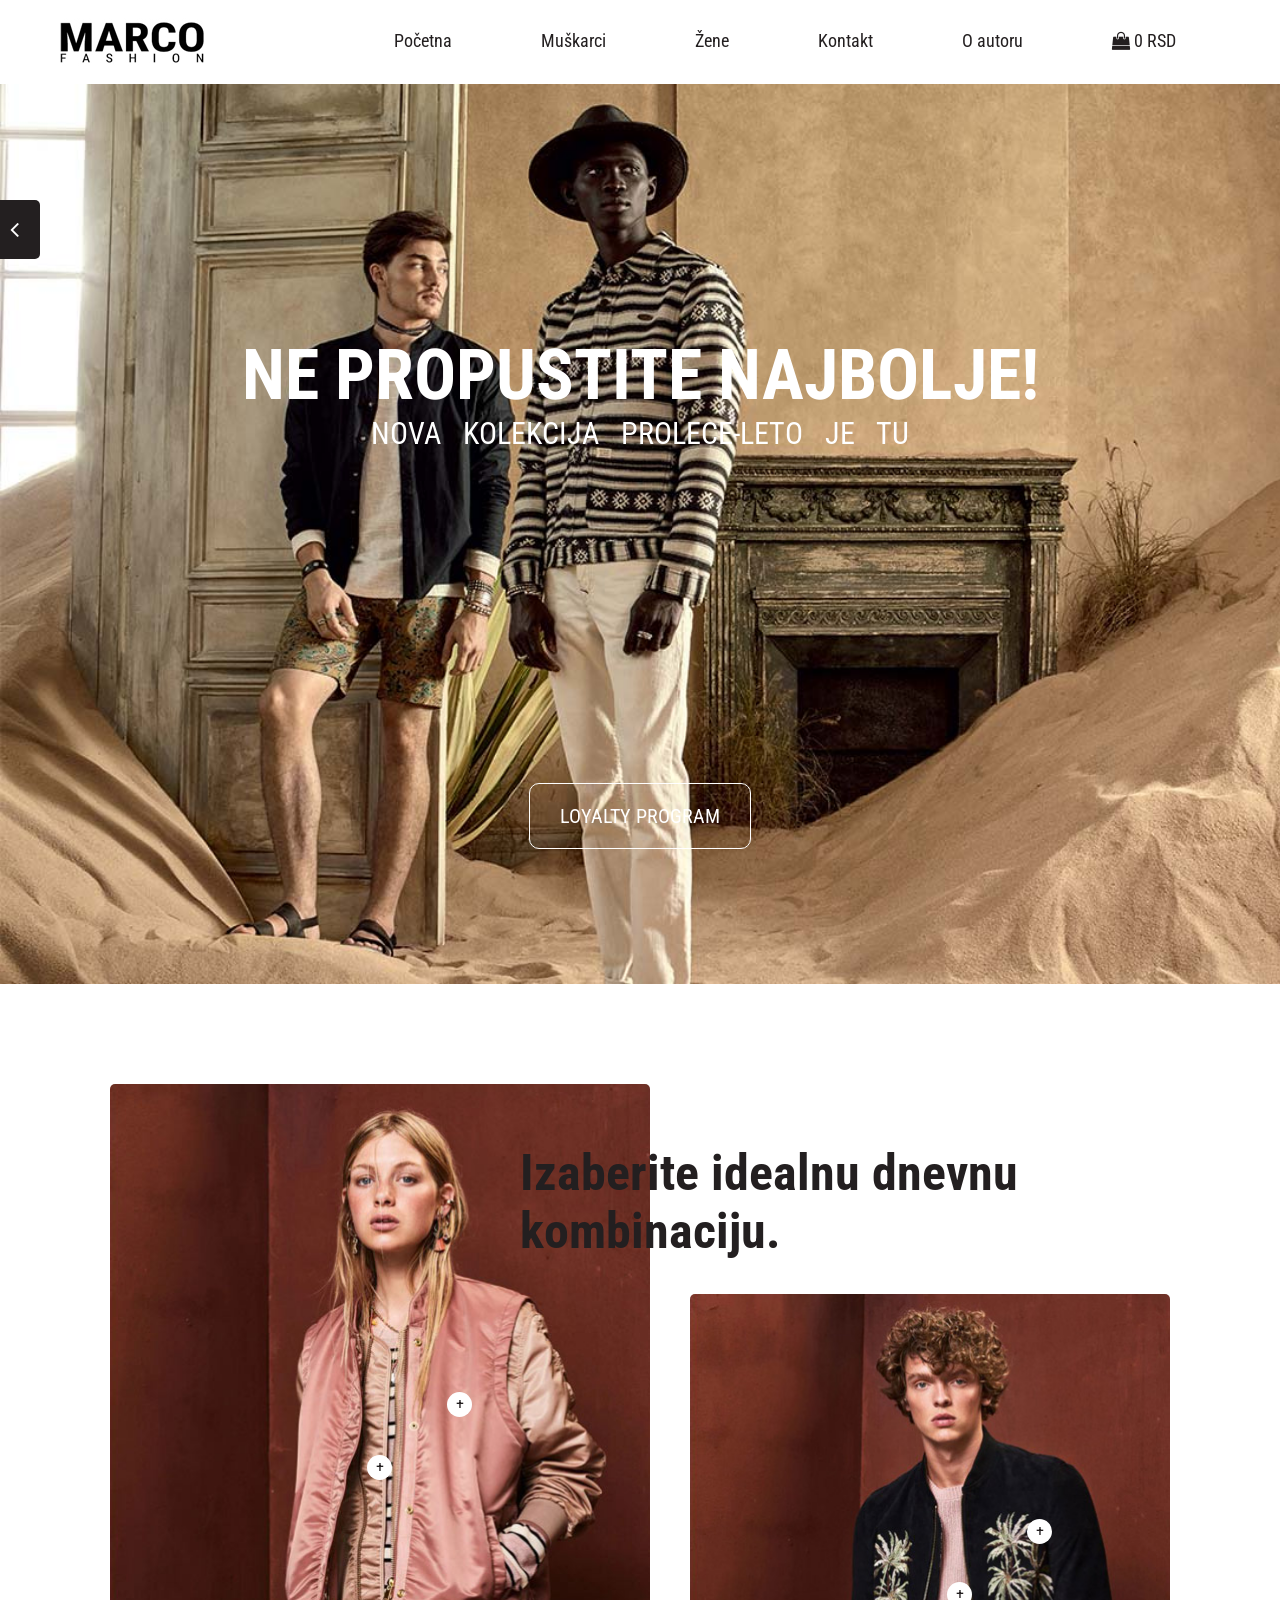
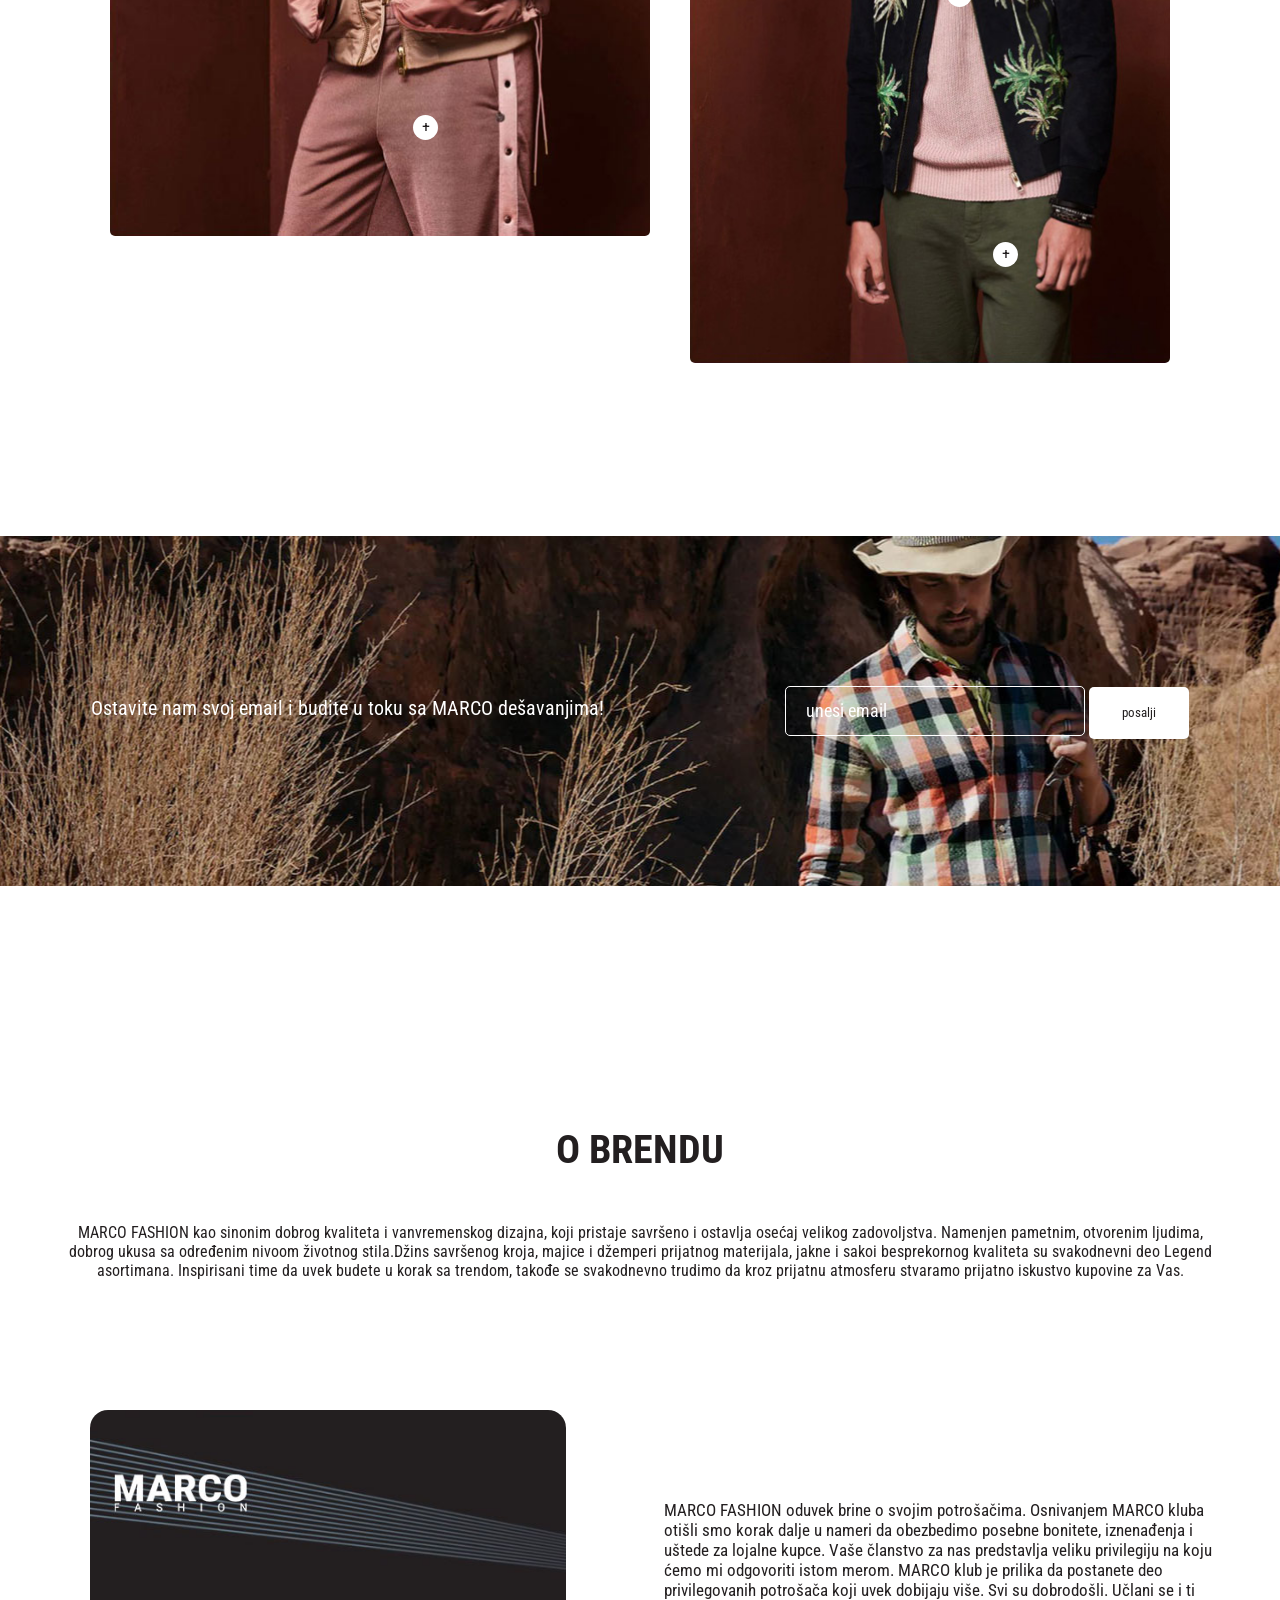
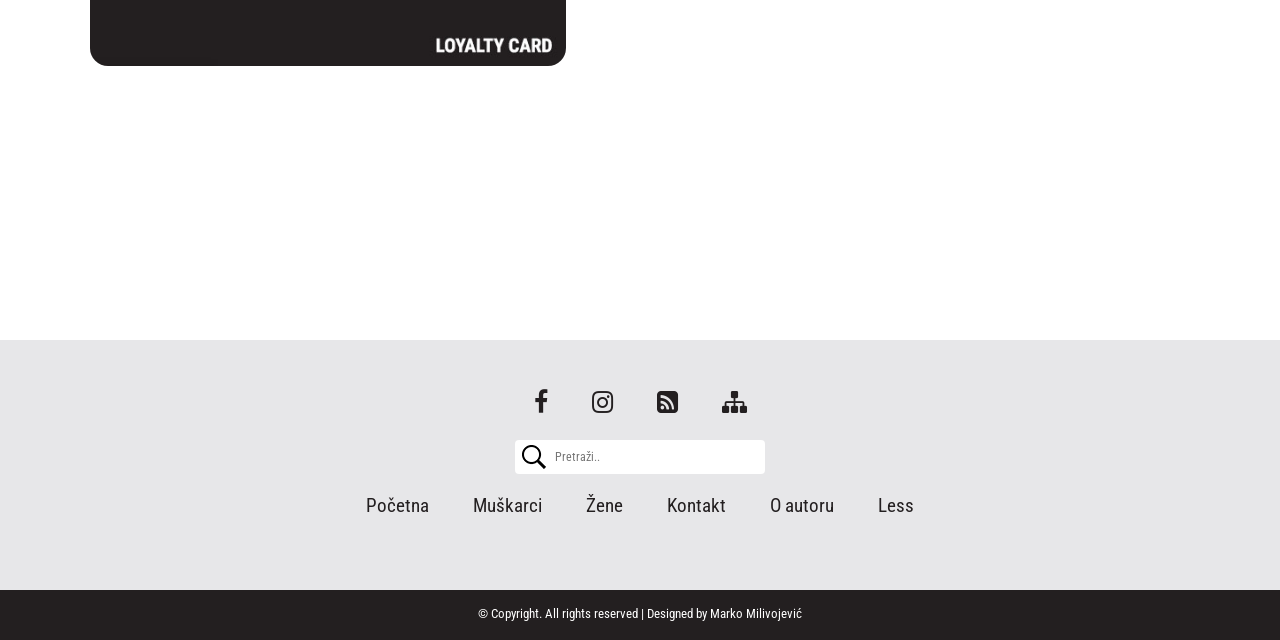
<file: ispit sajt/index.html>
<!DOCTYPE html>
<html>
<head>
	<title>MARCO FASHION</title>
	<meta http-equiv="X-UA-Compatible" content="IE=edge,chrome=1">
	<meta name="viewport" content="width=device-width, initial-scale=1">
	<meta name="description" content="Kupi robu u MARCO FASHION uvek dobrog kvaliteta.">
	<meta name="keywords" content="kupi,marco,fashion,uvek,dobrog">
	<meta name="author" content="Marko Milivojević">
	<meta name="robots" content="index, follow">
	<link rel="icon" href="images/favicon.ico">
	<link rel="stylesheet" href="https://cdnjs.cloudflare.com/ajax/libs/font-awesome/4.7.0/css/font-awesome.min.css"/>
	<link rel="stylesheet" type="text/css" href="css/style.css"/>
	<meta name="viewport" content="width=device-width, initial-scale=1">
	<meta charset="UTF-8">
</head>
<body>
		<div id="zaglavljeDole">
			<div class="omotac">
				<div id="logo">
					<a href="index.html"><img src="images/logo.jpg" alt="logo"/></a>
				</div>
				<div id="meni">
					<ul>
						<li ><a href="index.html">Početna</a></li>
						<li><div class="dropdown">
							<a href="mmeni.html">Muškarci</a>	
							<div class="dropdown-content">
								<div class="pmeni">
									<a href="muskarci.html">Odeća</a>
									<a href="mobuca.html">Obuća</a>
									<a href="ma.html">Aksesoari</a>
								</div>
								<div class="menis" >
									<img src="images/men.jpg" alt="slika"/>
								</div>
							</div>
						</div>
						</li>
						<li>
						<div class="dropdown">
						<a href="wmeni.html">Žene</a>	
						<div class="dropdown-content">
						<div class="pmeni">
									<a href="zene.html">Odeća</a>
									<a href="zobuca.html">Obuća</a>
									<a href="za.html">Aksesoari</a>
						</div>
						<div class="menis" >
							 <img src="images/woman.jpg" alt="slika"/>
							</div>
						</div>
						</div>	
						</li>
						<li ><a href="kontakt.html">Kontakt</a></li>
						<li ><a href="autor.html">O autoru</a></li>
						<li ><i class="fa fa-shopping-bag"></i>
							<span> 0 RSD </span>
						</li>		
					</ul>
				</div>
				<div class="cistac"></div>
			</div>
		</div>
	<div id="slajder">
				<div class="omotac">
				<div id="kolekcija">
					<h2>NE PROPUSTITE NAJBOLJE!</h2>
					<p>NOVA KOLEKCIJA PROLECE-LETO JE TU</p>
				</div>
				<div id="tekst">
					<a href="#kartica">LOYALTY PROGRAM</a>
				</div>
			</div>
			<div class="cistac"></div>
	</div>
			<div id="mySidenav" class="sidenav">
			<a href="log.html" id="contact"><i class="fa fa-user-circle-o"></i><i class="fa fa-angle-left"></i></a>
		</div>
		<div class="omotac">
		<div id="a">
			<div id="sl">
				<img src="images/sssa.jpg" alt="dnevna kombinacija"/>
				<div class="tac1">
					<div class="tacka1"><p class="plus">+</p></div>
					<div class="lista">
						<img src="images/hover1.jpg" alt="dnevna kombinacija"/>
						<p>12,800.00 RSD</p>
						<a href="kartica.html"><p>kupi</p></a>
					</div>
				</div>
				<div class="tac2">
					<div class="tacka2"><p class="plus">+</p></div>
					<div class="lista">
						<img src="images/hover3.jpg" alt="dnevna kombinacija"/>
						<p>12,800.00 RSD</p>
						<a href="kartica.html"><p>kupi</p></a>
					</div>
				</div>
				<div class="tac3">
					<div class="tacka3"><p class="plus">+</p></div>
					<div class="lista">
						<img src="images/hover2.jpg" alt="dnevna kombinacija"/>
						<p>12,800.00 RSD</p>
						<a href="kartica.html"><p>kupi</p></a>
					</div>
				</div>
			</div>
			<div id="sd">
				<img src="images/sssb.jpg" alt="dnevna kombinacija"/>
				<p id="st">Izaberite idealnu dnevnu kombinaciju.</p>
				<div class="tac1">
					<div class="tacka1"><p class="plus">+</p></div>
					<div class="lista">
						<img src="images/hover6.jpg" alt="dnevna kombinacija"/>
						<p>12,800.00 RSD</p>
						<a href="kartica.html"><p>kupi</p></a>
					</div>
				</div>
				<div class="tac2">
					<div class="tacka2"><p class="plus">+</p></div>
					<div class="lista">
						<img src="images/hover4.jpg" alt="dnevna kombinacija"/>
						<p>12,800.00 RSD</p>
						<a href="kartica.html"><p>kupi</p></a>
					</div>
				</div>
				<div class="tac3">
					<div class="tacka3"><p class="plus">+</p></div>
					<div class="lista">
						<img src="images/hover5.jpg" alt="dnevna kombinacija"/>
						<p>12,800.00 RSD</p>
						<a href="kartica.html"><p>kupi</p></a>
					</div>
				</div>
			</div>
		</div>
		</div>	
		<div id="prijavise">
		<p>Ostavite nam svoj email i budite u toku sa MARCO dešavanjima!</p>
			<div id="text">
				<form>
					<input type="email" name="tekst" placeholder="unesi email"/>
					<input type="button" name="dugme" value="posalji"/>
				</form>
			</div>
		</div>	
	<div id="brend">
		<div class="omotac">
			<h1>O BRENDU</h1>
			<p>MARCO FASHION kao sinonim dobrog kvaliteta i vanvremenskog dizajna, koji pristaje savršeno i ostavlja osećaj velikog zadovoljstva. Namenjen pametnim, otvorenim ljudima, dobrog ukusa sa određenim nivoom životnog stila.Džins savršenog kroja, majice i džemperi prijatnog materijala, jakne i sakoi besprekornog kvaliteta su svakodnevni deo Legend asortimana. Inspirisani time da uvek budete u korak sa trendom, takođe se svakodnevno trudimo da kroz prijatnu atmosferu stvaramo prijatno iskustvo kupovine za Vas.</p>
		</div>
	</div>

	<div id="kartica">
		<div class="omotac">
			<div id="kartical">
				<img src="images/card.jpg" alt="kartica" class="image"/>
				<div class="middle">
					<a href="klub.html"><div class="text">Prijavi se</div></a>
				</div>
			</div>
			<div id="ktekst" >
				<p>MARCO FASHION oduvek brine o svojim potrošačima. Osnivanjem MARCO kluba otišli smo korak dalje u nameri da obezbedimo posebne bonitete, iznenađenja i uštede za lojalne kupce. Vaše članstvo za nas predstavlja veliku privilegiju na koju ćemo mi odgovoriti istom merom. MARCO klub je prilika da postanete deo privilegovanih potrošača koji uvek dobijaju više. Svi su dobrodošli. Učlani se i ti <a id="links" href="klub.html">ovde.</a></p>
			</div>
		</div>
	</div>

	<footer>
		<div class="omotac">
			<div id="desno">
				<div id="fafaikonice">
					<ul>
						<a href="https://www.facebook.com/marko.milivojevic.921"><i class="fa fa-facebook"></i></a>
						<a href="https://www.instagram.com/marko_milivojevic/"><i class="fa fa-instagram"></i></a>
						<a href="rss.xml"><i class="fa fa-rss-square"></i></a>
						<a href="sitemap.xml"><i class="fa fa-sitemap"></i></a>
					</ul>
				</div>
				<form id="forma">
					<input type="text" name="search" placeholder="Pretraži.."/>
				</form>
				<div id="menidole">
					<ul>
						<li ><a href="index.html">Početna</a></li>
						<li><a href="mmeni.html">Muškarci</a></li>
						<li><a href="wmeni.html">Žene</a></li>
						<li ><a href="kontakt.html">Kontakt</a></li>
						<li ><a href="autor.html">O autoru</a></li>
						<li><a href="less.txt">Less</a></li>
					</ul>
				</div>
			</div>
		</div>
	</footer>
			<div id="dolef">
				<p>&copy; Copyright. All rights reserved | Designed by Marko Milivojević</p>
			</div>
</div>
</body>
</html>
</file>
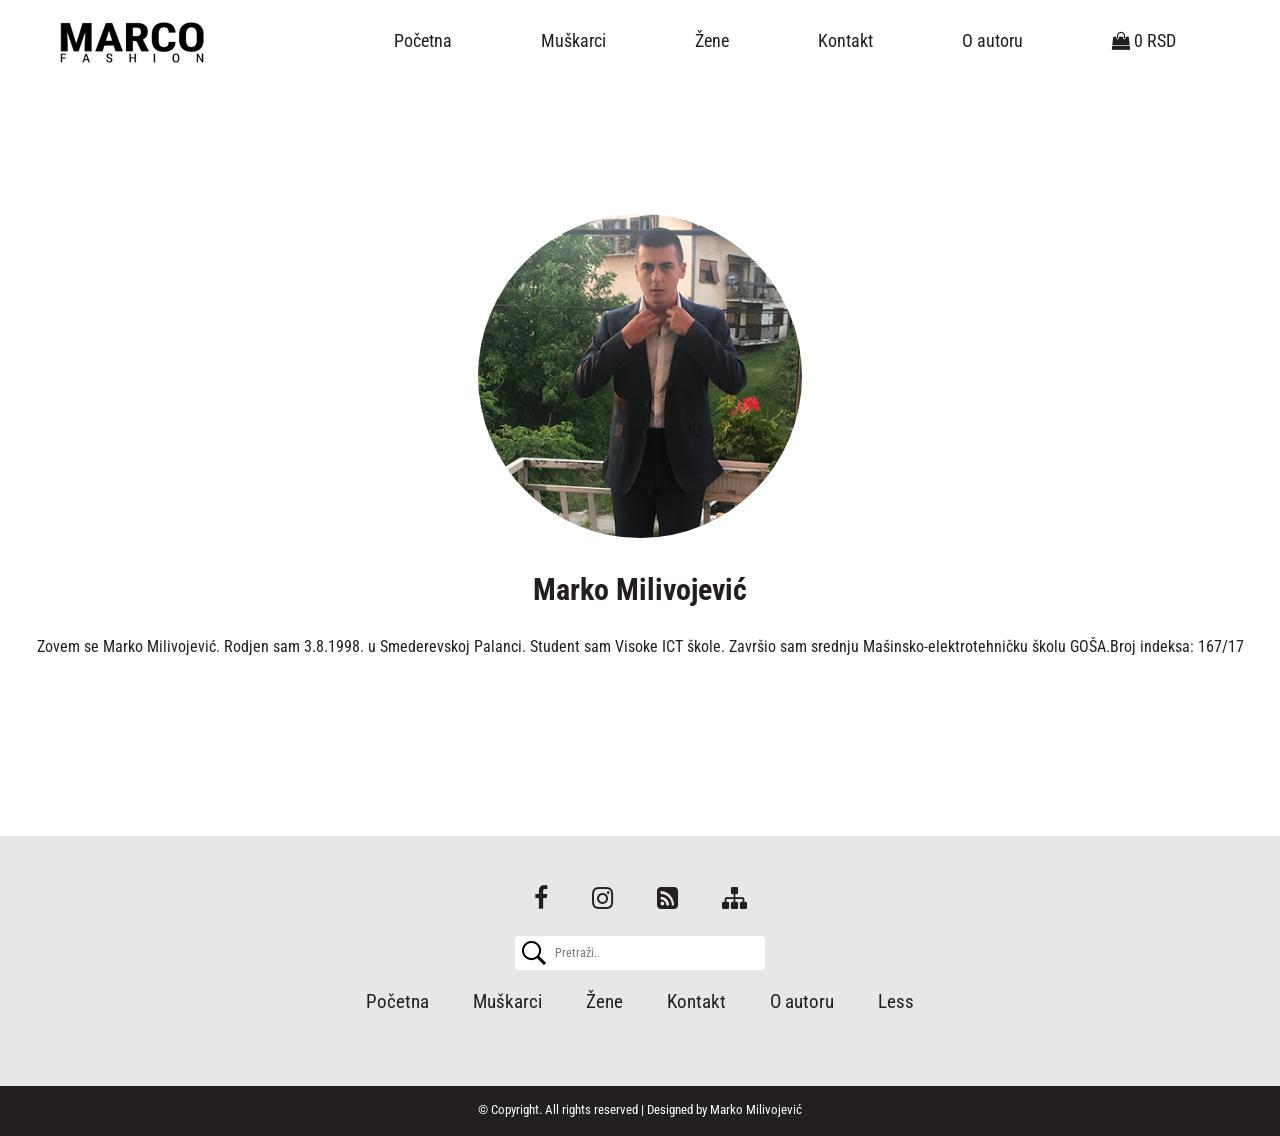
<file: ispit sajt/autor.html>
<!DOCTYPE html>
<html>
<head>
	<title>O autoru</title>
	<meta http-equiv="X-UA-Compatible" content="IE=edge,chrome=1">
	<meta name="viewport" content="width=device-width, initial-scale=1">
	<meta name="description" content="Informacije o autoru Marku Milivojeviću">
	<meta name="keywords" content="marko,autoru,milivojević,početna,žene">
	<meta name="author" content="">
	<meta name="robots" content="index, follow">
	<link rel="icon" href="images/favicon.ico">
	<link rel="stylesheet" href="https://cdnjs.cloudflare.com/ajax/libs/font-awesome/4.7.0/css/font-awesome.min.css"/>
	<link rel="stylesheet" type="text/css" href="css/style.css"/>
	<meta name="viewport" content="width=device-width, initial-scale=1">
	<meta charset="UTF-8">
</head>
<body>
		<div id="zaglavljeDole">
			<div class="omotac">
				<div id="logo">
					<a href="index.html"><img src="images/logo.jpg" alt="logo"/></a>
				</div>
				<div id="meni">
					<ul>
						<li ><a href="index.html">Početna</a></li>
						<li><div class="dropdown">
							<a href="mmeni.html">Muškarci</a>	
							<div class="dropdown-content">
								<div class="pmeni">
									<a href="muskarci.html">Odeća</a>
									<a href="mobuca.html">Obuća</a>
									<a href="ma.html">Aksesoari</a>
								</div>
								<div class="menis" >
									<img src="images/men.jpg" alt="slika"/>
								</div>
							</div>
						</div>
						</li>
						<li>
						<div class="dropdown">
						<a href="wmeni.html">Žene</a>	
						<div class="dropdown-content">
						<div class="pmeni">
									<a href="zene.html">Odeća</a>
									<a href="zobuca.html">Obuća</a>
									<a href="za.html">Aksesoari</a>
						</div>
						<div class="menis" >
							 <img src="images/woman.jpg" alt="slika"/>
							</div>
						</div>
						</div>	
						</li>
						<li ><a href="kontakt.html">Kontakt</a></li>
						<li ><a href="autor.html">O autoru</a></li>
						<li ><i class="fa fa-shopping-bag"></i>
							<span> 0 RSD </span>
						</li>		
					</ul>
				</div>
				<div class="cistac"></div>
			</div>
		</div>
		<div id="autor">
			<img src="images/autor.jpg" alt="autor"/>
			<h2>Marko Milivojević</h2>
			<p>Zovem se Marko Milivojević. Rodjen sam 3.8.1998. u Smederevskoj Palanci. Student sam Visoke ICT škole. Završio sam srednju Mašinsko-elektrotehničku školu GOŠA.Broj indeksa: 167/17</p>
		</div>

	<footer>
		<div class="omotac">
			<div id="desno">
				<div id="fafaikonice">
					<ul>
						<a href="https://www.facebook.com/marko.milivojevic.921"><i class="fa fa-facebook"></i></a>
						<a href="https://www.instagram.com/marko_milivojevic/"><i class="fa fa-instagram"></i></a>
						<a href="rss.xml"><i class="fa fa-rss-square"></i></a>
						<a href="sitemap.xml"><i class="fa fa-sitemap"></i></a>
					</ul>
				</div>
				<form id="forma">
					<input type="text" name="search" placeholder="Pretraži.."/>
				</form>
				<div id="menidole">
					<ul>
						<li ><a href="index.html">Početna</a></li>
						<li><a href="mmeni.html">Muškarci</a></li>
						<li><a href="wmeni.html">Žene</a></li>
						<li ><a href="kontakt.html">Kontakt</a></li>
						<li ><a href="autor.html">O autoru</a></li>
						<li><a href="less.txt">Less</a></li>
					</ul>
				</div>
			</div>
		</div>
	</footer>
			<div id="dolef">
				<p>&copy; Copyright. All rights reserved | Designed by Marko Milivojević</p>
			</div>
</body>
</html>
</file>
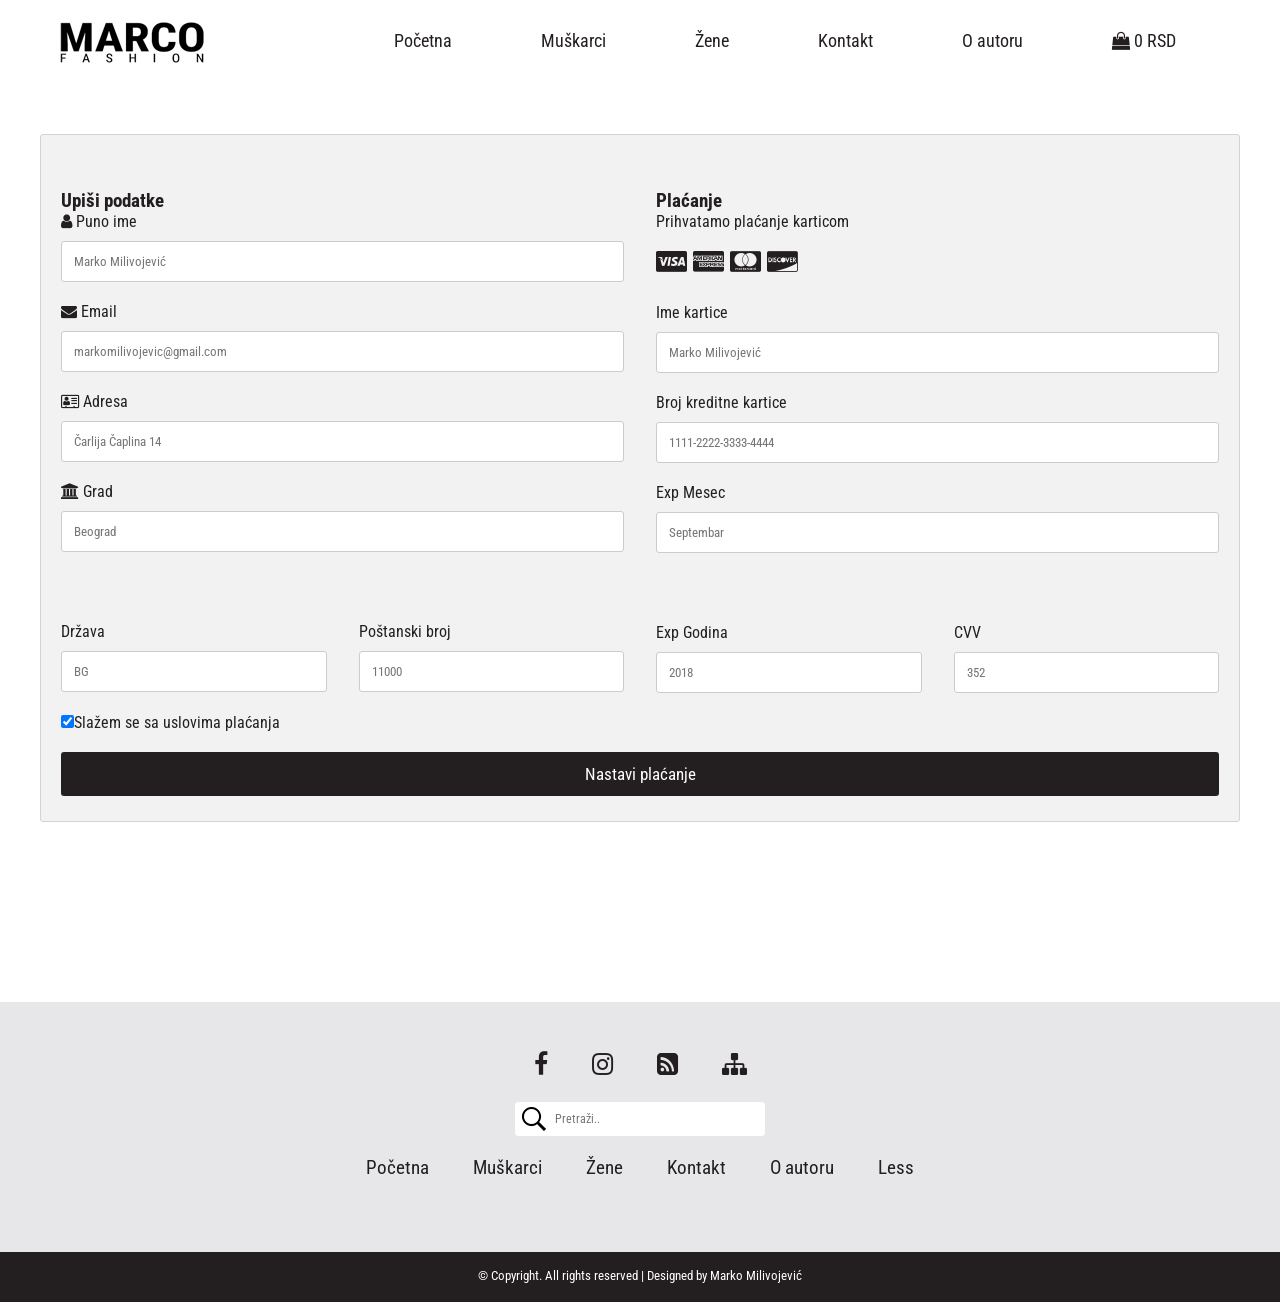
<file: ispit sajt/kartica.html>
<!DOCTYPE html>
<html>
<head>
	<title>Kartica || pogodnosti</title>
	<meta http-equiv="X-UA-Compatible" content="IE=edge,chrome=1">
	<meta name="viewport" content="width=device-width, initial-scale=1">
	<meta name="description" content="Pogodnosti kluba MARCO FASHION">
	<meta name="keywords" content="kontakt,kartica,autoru,žene,početna">
	<meta name="author" content="Marko Milivojević">
	<meta name="robots" content="index, follow">
	<link rel="icon" href="images/favicon.ico">
	<link rel="stylesheet" href="https://cdnjs.cloudflare.com/ajax/libs/font-awesome/4.7.0/css/font-awesome.min.css"/>
	<link rel="stylesheet" type="text/css" href="css/style.css"/>
	<meta name="viewport" content="width=device-width, initial-scale=1">
	<meta charset="UTF-8">
</head>
<body>
		<div id="zaglavljeDole">
			<div class="omotac">
				<div id="logo">
					<a href="index.html"><img src="images/logo.jpg" alt="logo"/></a>
				</div>
				<div id="meni">
					<ul>
						<li ><a href="index.html">Početna</a></li>
						<li><div class="dropdown">
							<a href="mmeni.html">Muškarci</a>	
							<div class="dropdown-content">
								<div class="pmeni">
									<a href="muskarci.html">Odeća</a>
									<a href="mobuca.html">Obuća</a>
									<a href="ma.html">Aksesoari</a>
								</div>
								<div class="menis" >
									<img src="images/men.jpg" alt="slika"/>
								</div>
							</div>
						</div>
						</li>
						<li>
						<div class="dropdown">
						<a href="wmeni.html">Žene</a>	
						<div class="dropdown-content">
						<div class="pmeni">
									<a href="zene.html">Odeća</a>
									<a href="zobuca.html">Obuća</a>
									<a href="za.html">Aksesoari</a>
						</div>
						<div class="menis" >
							 <img src="images/woman.jpg" alt="slika"/>
							</div>
						</div>
						</div>	
						</li>
						<li ><a href="kontakt.html">Kontakt</a></li>
						<li ><a href="autor.html">O autoru</a></li>
						<li ><i class="fa fa-shopping-bag"></i>
							<span> 0 RSD </span>
						</li>		
					</ul>
				</div>
				<div class="cistac"></div>
			</div>
		</div>
		<div class="omotac">
<div class="row">
  <div class="col-75">
    <div class="container1">
      <form action="/action_page.php">
      
        <div class="row">
          <div class="col-50">
            <h3>Upiši podatke</h3>
            <label for="fname"><i class="fa fa-user"></i> Puno ime</label>
            <input type="text" id="fname" name="firstname" placeholder="Marko Milivojević">
            <label for="email"><i class="fa fa-envelope"></i> Email</label>
            <input type="text" id="email" name="email" placeholder="markomilivojevic@gmail.com">
            <label for="adr"><i class="fa fa-address-card-o"></i> Adresa</label>
            <input type="text" id="adr" name="address" placeholder="Čarlija Čaplina 14">
            <label for="city"><i class="fa fa-institution"></i> Grad</label>
            <input type="text" id="city" name="city" placeholder="Beograd">

            <div class="row">
              <div class="col-50">
                <label for="state"> Država</label>
                <input type="text" id="state" name="state" placeholder="BG">
              </div>
              <div class="col-50">
                <label for="zip"> Poštanski broj</label>
                <input type="text" id="zip" name="zip" placeholder="11000">
              </div>
            </div>
          </div>

          <div class="col-50">
            <h3>Plaćanje</h3>
            <label for="fname">Prihvatamo plaćanje karticom</label>
            <div class="icon-container">
              <i class="fa fa-cc-visa"></i>
              <i class="fa fa-cc-amex"></i>
              <i class="fa fa-cc-mastercard"></i>
              <i class="fa fa-cc-discover"></i>
            </div>
            <label for="cname">Ime kartice</label>
            <input type="text" id="cname" name="cardname" placeholder="Marko Milivojević">
            <label for="ccnum">Broj kreditne kartice</label>
            <input type="text" id="ccnum" name="cardnumber" placeholder="1111-2222-3333-4444">
            <label for="expmonth">Exp Mesec</label>
            <input type="text" id="expmonth" name="expmonth" placeholder="Septembar">
            <div class="row">
              <div class="col-50">
                <label for="expyear">Exp Godina</label>
                <input type="text" id="expyear" name="expyear" placeholder="2018">
              </div>
              <div class="col-50">
                <label for="cvv">CVV</label>
                <input type="text" id="cvv" name="cvv" placeholder="352">
              </div>
            </div>
          </div>
          
        </div>
        <label>
          <input type="checkbox" checked="checked" name="sameadr">Slažem se sa uslovima plaćanja
        </label>
        <input type="submit" value="Nastavi plaćanje" class="btn">
      </form>
    </div>
  </div>
</div>
</div>
	<footer>
		<div class="omotac">
			<div id="desno">
				<div id="fafaikonice">
					<ul>
						<a href="https://www.facebook.com/marko.milivojevic.921"><i class="fa fa-facebook"></i></a>
						<a href="https://www.instagram.com/marko_milivojevic/"><i class="fa fa-instagram"></i></a>
						<a href="rss.xml"><i class="fa fa-rss-square"></i></a>
						<a href="sitemap.xml"><i class="fa fa-sitemap"></i></a>
					</ul>
				</div>
				<form id="forma">
					<input type="text" name="search" placeholder="Pretraži.."/>
				</form>
				<div id="menidole">
					<ul>
						<li ><a href="index.html">Početna</a></li>
						<li><a href="mmeni.html">Muškarci</a></li>
						<li><a href="wmeni.html">Žene</a></li>
						<li ><a href="kontakt.html">Kontakt</a></li>
						<li ><a href="autor.html">O autoru</a></li>
						<li><a href="less.txt">Less</a></li>
					</ul>
				</div>
			</div>
		</div>
	</footer>
			<div id="dolef">
				<p>&copy; Copyright. All rights reserved | Designed by Marko Milivojević</p>
			</div>


</body>
</html>
</file>
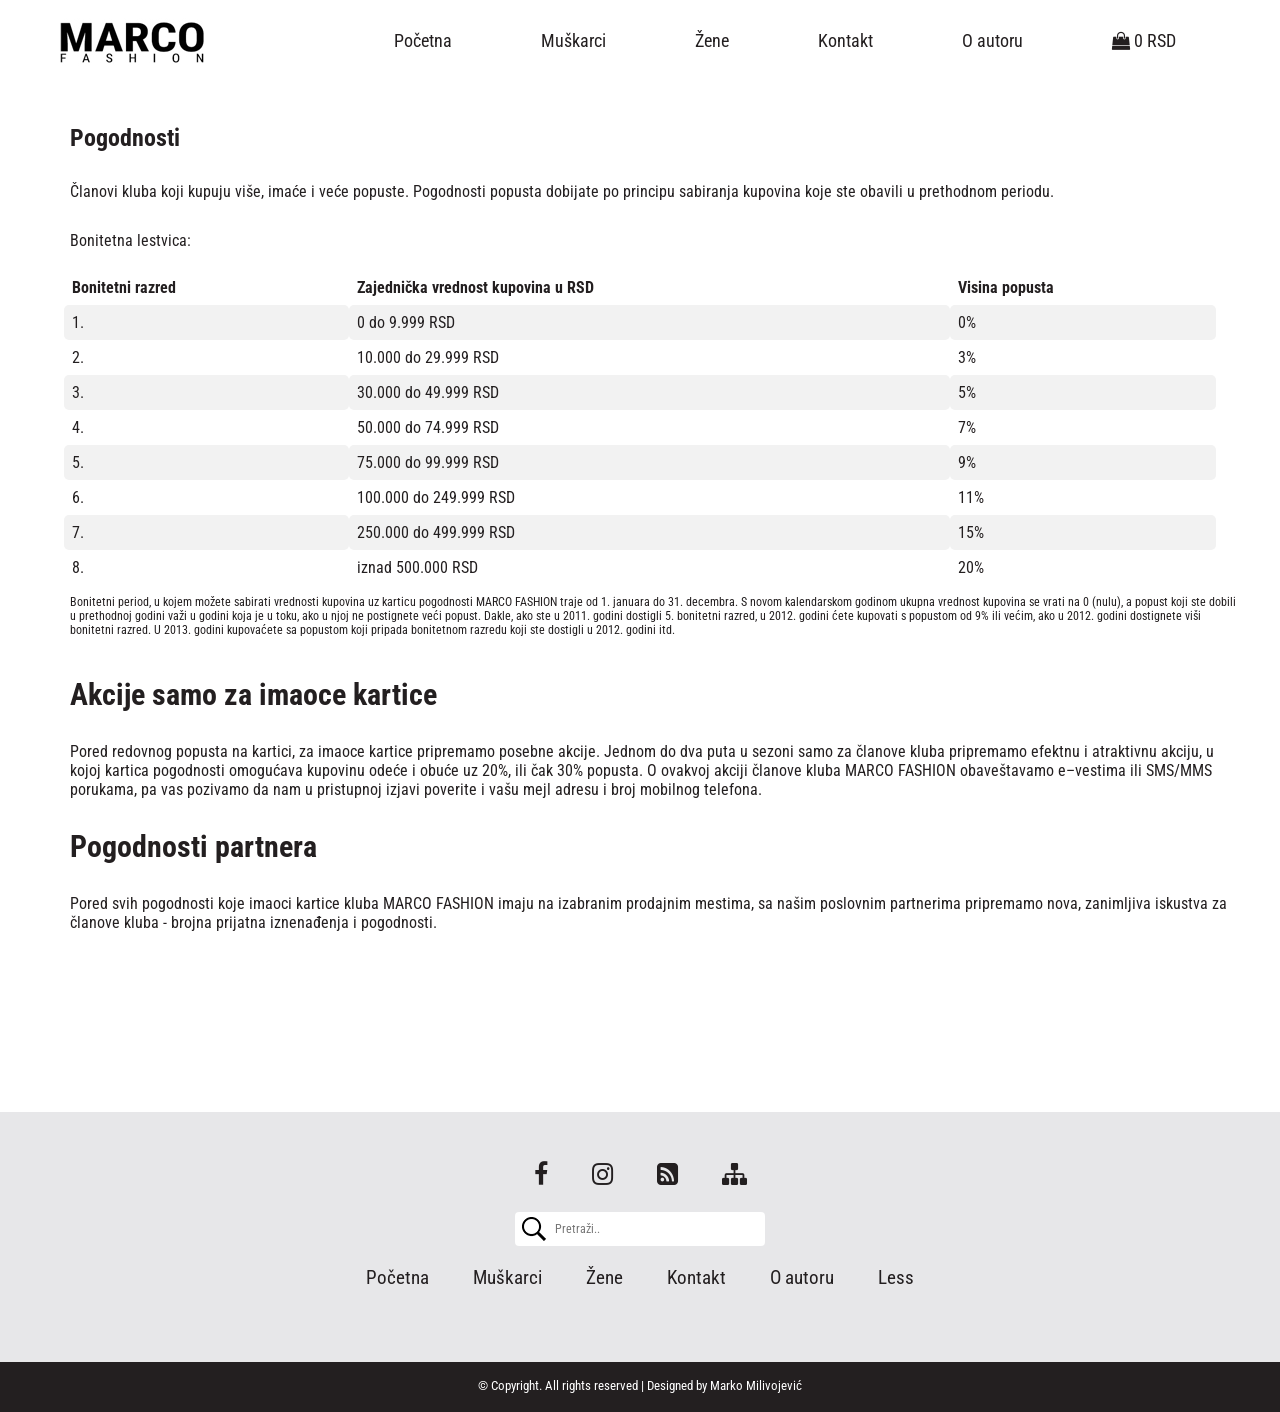
<file: ispit sajt/klub.html>
<!DOCTYPE html>
<html>
<head>
	<title>Klub || pogodnosti</title>
	<meta http-equiv="X-UA-Compatible" content="IE=edge,chrome=1">
	<meta name="viewport" content="width=device-width, initial-scale=1">
	<meta name="description" content="Pogodnosti kluba MARCO FASHION">
	<meta name="keywords" content="godini,pogodnosti,kluba,popusta,kupovina">
	<meta name="author" content="Marko Milivojević">
	<meta name="robots" content="index, follow">
	<link rel="icon" href="images/favicon.ico">
	<link rel="stylesheet" href="https://cdnjs.cloudflare.com/ajax/libs/font-awesome/4.7.0/css/font-awesome.min.css"/>
	<link rel="stylesheet" type="text/css" href="css/style.css"/>
	<meta name="viewport" content="width=device-width, initial-scale=1">
	<meta charset="UTF-8">
</head>
<body>
		<div id="zaglavljeDole">
			<div class="omotac">
				<div id="logo">
					<a href="index.html"><img src="images/logo.jpg" alt="logo"/></a>
				</div>
				<div id="meni">
					<ul>
						<li ><a href="index.html">Početna</a></li>
						<li><div class="dropdown">
							<a href="mmeni.html">Muškarci</a>	
							<div class="dropdown-content">
								<div class="pmeni">
									<a href="muskarci.html">Odeća</a>
									<a href="mobuca.html">Obuća</a>
									<a href="ma.html">Aksesoari</a>
								</div>
								<div class="menis" >
									<img src="images/men.jpg" alt="slika"/>
								</div>
							</div>
						</div>
						</li>
						<li>
						<div class="dropdown">
						<a href="wmeni.html">Žene</a>	
						<div class="dropdown-content">
						<div class="pmeni">
									<a href="zene.html">Odeća</a>
									<a href="zobuca.html">Obuća</a>
									<a href="za.html">Aksesoari</a>
						</div>
						<div class="menis" >
							 <img src="images/woman.jpg" alt="slika"/>
							</div>
						</div>
						</div>	
						</li>
						<li ><a href="kontakt.html">Kontakt</a></li>
						<li ><a href="autor.html">O autoru</a></li>
						<li ><i class="fa fa-shopping-bag"></i>
							<span> 0 RSD </span>
						</li>		
					</ul>
				</div>
				<div class="cistac"></div>
			</div>
		</div>
		
		<div class="omotac">
		<div id="tgore">
			<h2>Pogodnosti</h2>
			<p>Članovi kluba koji kupuju više, imaće i veće popuste. Pogodnosti popusta dobijate po principu sabiranja kupovina koje ste obavili u prethodnom periodu.</p>
			<p>Bonitetna lestvica:</p>
		</div>
		</div>
		
		<div class="omotac">
		<div id="tabela">
			  <table>
				<tr>
				  <th>Bonitetni razred</th>
				  <th>Zajednička vrednost kupovina u RSD</th>
				  <th>Visina popusta</th>
				</tr>
				<tr>
				  <td>1.</td>
				  <td>0 do 9.999 RSD</td>
				  <td>0%</td>
				</tr>
				<tr>
				  <td>2.</td>
				  <td>10.000 do 29.999 RSD</td>
				  <td>3%</td>
				</tr>
				<tr>
				  <td>3.</td>
				  <td>30.000 do 49.999 RSD</td>
				  <td>5%</td>
				</tr>
					<tr>
				  <td>4.</td>
				  <td>50.000 do 74.999 RSD</td>
				  <td>7%</td>
				</tr>
					<tr>
				  <td>5.</td>
				  <td>75.000 do 99.999 RSD</td>
				  <td>9%</td>
				</tr>
					<tr>
				  <td>6.</td>
				  <td>100.000 do 249.999 RSD</td>
				  <td>11%</td>
				</tr>
					<tr>
				  <td>7.</td>
				  <td>250.000 do 499.999 RSD</td>
				  <td>15%</td>
				</tr>
					<tr>
				  <td>8.</td>
				  <td>iznad 500.000 RSD</td>
				  <td>20%</td>
				</tr>
			  </table>
			  <p>Bonitetni period, u kojem možete sabirati vrednosti kupovina uz karticu pogodnosti MARCO FASHION traje od 1. januara do 31. decembra. S novom kalendarskom godinom ukupna vrednost kupovina se vrati na 0 (nulu), a popust koji ste dobili u prethodnoj godini važi u godini koja je u toku, ako u njoj ne postignete veći popust. Dakle, ako ste u 2011. godini dostigli 5. bonitetni razred, u 2012. godini ćete kupovati s popustom od 9% ili većim, ako u 2012. godini dostignete viši bonitetni razred. U 2013. godini kupovaćete sa popustom koji pripada bonitetnom razredu koji ste dostigli u 2012. godini itd.</p>
		</div>
		</div>
		<div class="omotac">
			<div id="tdole">
				<h3>Akcije samo za imaoce kartice</h3>
				<p>Pored redovnog popusta na kartici, za imaoce kartice pripremamo posebne akcije. Jednom do dva puta u sezoni samo za članove kluba pripremamo efektnu i atraktivnu akciju, u kojoj kartica pogodnosti omogućava kupovinu odeće i obuće uz 20%, ili čak 30% popusta. O ovakvoj akciji članove kluba MARCO FASHION obaveštavamo e–vestima ili SMS/MMS porukama, pa vas pozivamo da nam u pristupnoj izjavi poverite i vašu mejl adresu i broj mobilnog telefona.</p>
				<h3>Pogodnosti partnera</h3>
				<p>Pored svih pogodnosti koje imaoci kartice kluba MARCO FASHION imaju na izabranim prodajnim mestima, sa našim poslovnim partnerima pripremamo nova, zanimljiva iskustva za članove kluba - brojna prijatna iznenađenja i pogodnosti.</p>
			</div>
		</div>
		
	<footer>
		<div class="omotac">
			<div id="desno">
				<div id="fafaikonice">
					<ul>
						<a href="https://www.facebook.com/marko.milivojevic.921"><i class="fa fa-facebook"></i></a>
						<a href="https://www.instagram.com/marko_milivojevic/"><i class="fa fa-instagram"></i></a>
						<a href="rss.xml"><i class="fa fa-rss-square"></i></a>
						<a href="sitemap.xml"><i class="fa fa-sitemap"></i></a>
					</ul>
				</div>
				<form id="forma">
					<input type="text" name="search" placeholder="Pretraži.."/>
				</form>
				<div id="menidole">
					<ul>
						<li ><a href="index.html">Početna</a></li>
						<li><a href="mmeni.html">Muškarci</a></li>
						<li><a href="wmeni.html">Žene</a></li>
						<li ><a href="kontakt.html">Kontakt</a></li>
						<li ><a href="autor.html">O autoru</a></li>
						<li><a href="less.txt">Less</a></li>
					</ul>
				</div>
			</div>
		</div>
	</footer>
			<div id="dolef">
				<p>&copy; Copyright. All rights reserved | Designed by Marko Milivojević</p>
			</div>

</body>
</html>
</file>
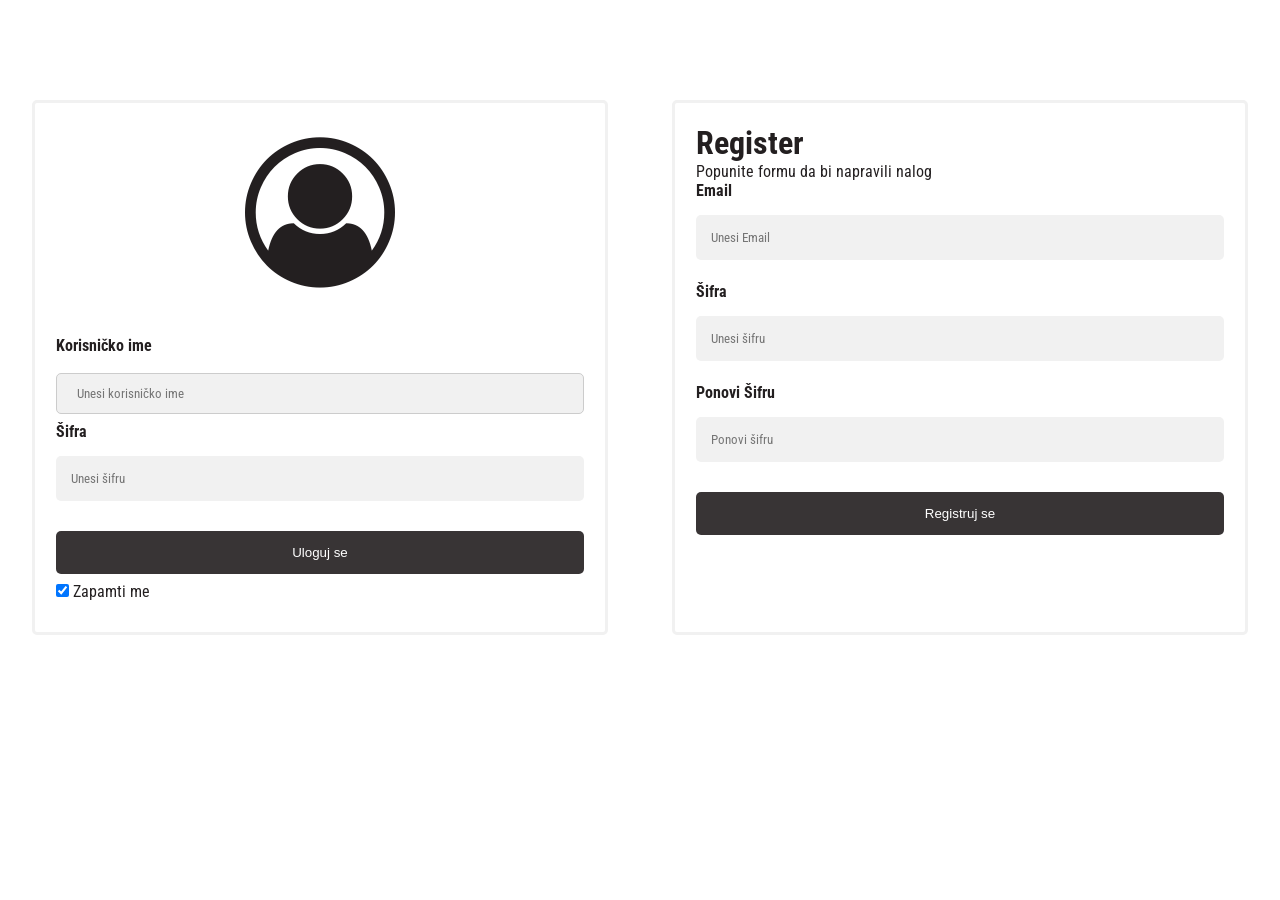
<file: ispit sajt/log.html>
<!DOCTYPE html>
<html>
<head>
	<title>Napravi nalog</title>
	<meta http-equiv="X-UA-Compatible" content="IE=edge,chrome=1">
	<meta name="viewport" content="width=device-width, initial-scale=1">
	<meta name="description" content="Nparavi nalog i unesi šifru">
	<meta name="keywords" content="šifra,šifru,email,nalog,ponovi">
	<meta name="author" content="">
	<meta name="robots" content="index, follow">
	<link rel="icon" href="images/favicon.ico">
	<link rel="stylesheet" href="https://cdnjs.cloudflare.com/ajax/libs/font-awesome/4.7.0/css/font-awesome.min.css"/>
	<link rel="stylesheet" type="text/css" href="css/style.css"/>
	<meta name="viewport" content="width=device-width, initial-scale=1">
	<meta charset="UTF-8">
</head>
<body>
	<div id="lr">
		<form id="formal"  method="GET" action="#">
			<div class="imgcontainer">
				<i class="fa fa-user-circle-o"></i>
			</div>

			<div class="container">
				<label for="uname"><b>Korisničko ime</b></label>
				<input type="text" placeholder="Unesi korisničko ime" name="uname" required>

				<label for="psw"><b>Šifra</b></label>
				<input type="password" placeholder="Unesi šifru" name="psw" required>

				<button type="submit">Uloguj se</button>
				<label>
				  <input type="checkbox" checked="Čekiraj" name="remember"> Zapamti me
				</label>
			</div>
	</form>
	<form id="f2"  method="GET" action="#">
		  <div class="container">
			<h1>Register</h1>
			<p>Popunite formu da bi napravili nalog</p>


			<label for="email"><b>Email</b></label>
			<input type="text" placeholder="Unesi Email" name="email" required>

			<label for="psw"><b>Šifra</b></label>
			<input type="password" placeholder="Unesi šifru" name="psw" required>

			<label for="psw-repeat"><b>Ponovi Šifru</b></label>
			<input type="password" placeholder="Ponovi šifru" name="psw-repeat" required>

			<button type="submit" class="registerbtn">Registruj se</button>
		  </div>
	</form>
</div>
</body>
</html>
</file>
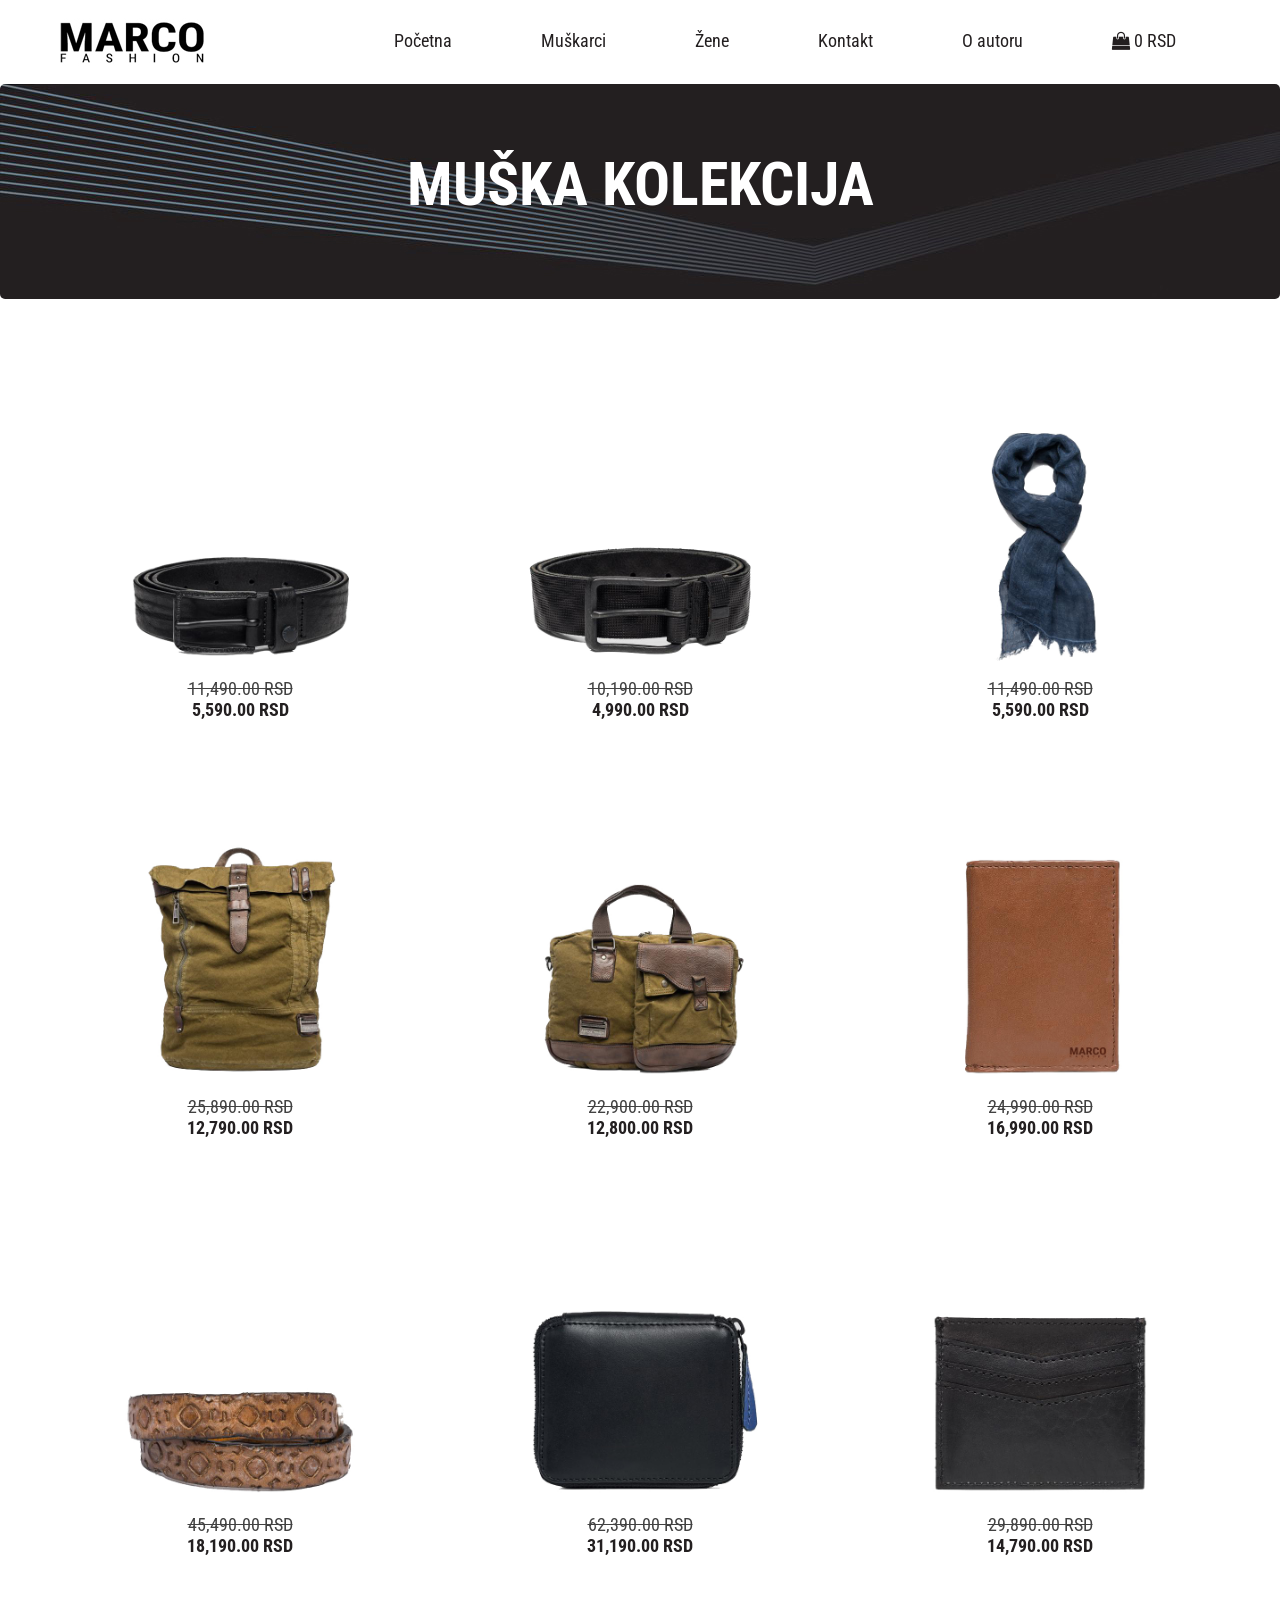
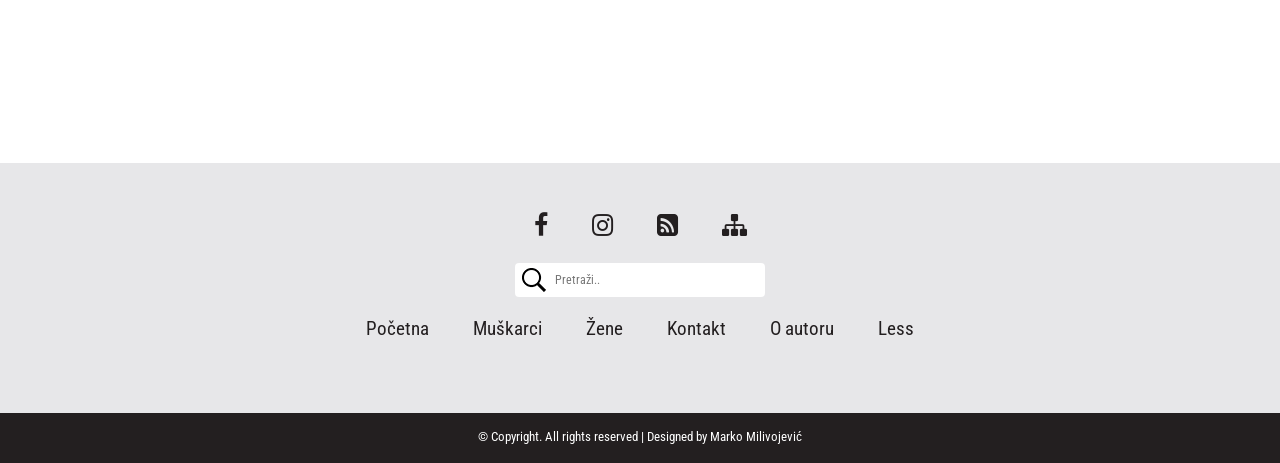
<file: ispit sajt/ma.html>
<!DOCTYPE html>
<html>
<head>
	<title>Kupi odeću iz muške kolekcije</title>
	<meta http-equiv="X-UA-Compatible" content="IE=edge,chrome=1">
	<meta name="viewport" content="width=device-width, initial-scale=1">
	<meta name="description" content="Kupi odeću iz muške kolekcije.">
	<meta name="keywords" content="kupi,autoru,žene,početna,kontakt">
	<meta name="author" content="">
	<meta name="robots" content="index, follow">
	<link rel="icon" href="images/favicon.ico">
	<link rel="stylesheet" href="https://cdnjs.cloudflare.com/ajax/libs/font-awesome/4.7.0/css/font-awesome.min.css"/>
	<link rel="stylesheet" type="text/css" href="css/style.css"/>
	<meta name="viewport" content="width=device-width, initial-scale=1">
	<meta charset="UTF-8">
</head>
<body>
		<div id="zaglavljeDole">
			<div class="omotac">
				<div id="logo">
					<a href="index.html"><img src="images/logo.jpg" alt="logo"/></a>
				</div>
				<div id="meni">
					<ul>
						<li ><a href="index.html">Početna</a></li>
						<li><div class="dropdown">
							<a href="mmeni.html">Muškarci</a>	
							<div class="dropdown-content">
								<div class="pmeni">
									<a href="muskarci.html">Odeća</a>
									<a href="mobuca.html">Obuća</a>
									<a href="ma.html">Aksesoari</a>
								</div>
								<div class="menis" >
									<img src="images/men.jpg" alt="slika"/>
								</div>
							</div>
						</div>
						</li>
						<li>
						<div class="dropdown">
						<a href="wmeni.html">Žene</a>	
						<div class="dropdown-content">
						<div class="pmeni">
									<a href="zene.html">Odeća</a>
									<a href="zobuca.html">Obuća</a>
									<a href="za.html">Aksesoari</a>
						</div>
						<div class="menis" >
							 <img src="images/woman.jpg" alt="slika"/>
							</div>
						</div>
						</div>	
						</li>
						<li ><a href="kontakt.html">Kontakt</a></li>
						<li ><a href="autor.html">O autoru</a></li>
						<li ><i class="fa fa-shopping-bag"></i>
							<span> 0 RSD </span>
						</li>		
					</ul>
				</div>
				<div class="cistac"></div>
			</div>
		</div>
	<div class="mslika">
		<h1>MUŠKA KOLEKCIJA</h1>
	</div>
	<div class="omotac">
		<div id="brendovi">
			<div class="brend">
				<img src="images/ma1.jpg" alt="Brend1"/>
					<div class="proizvod">
						<a href="kartica.html"><div class="kupi">KUPI</div></a>
					</div>
				<p class="starac">11,490.00 RSD</p>
				<p class="novac">5,590.00 RSD</p>
			</div>
			<div class="brend">
				<img src="images/ma2.jpg" alt="Brend2"/>
					<div class="proizvod">
						<a href="kartica.html"><div class="kupi">KUPI</div></a>
					</div>
				<p class="starac">10,190.00 RSD</p>
				<p class="novac">4,990.00 RSD</p>
			</div>
			<div class="brend">
				<img src="images/ma3.jpg" alt="Brend3"/>
					<div class="proizvod">
						<a href="kartica.html"><div class="kupi">KUPI</div></a>
					</div>
				<p class="starac">11,490.00 RSD</p>
				<p class="novac">5,590.00 RSD</p>
			</div>
			<div class="brend">
				<img src="images/ma4.jpg" alt="Brend4"/>
					<div class="proizvod">
						<a href="kartica.html"><div class="kupi">KUPI</div></a>
					</div>
				<p class="starac">25,890.00 RSD</p>
				<p class="novac">12,790.00 RSD</p>
			</div>
			<div class="brend">
				<img src="images/ma5.jpg" alt="Brend5"/>
					<div class="proizvod">
						<a href="kartica.html"><div class="kupi">KUPI</div></a>
					</div>
				<p class="starac">22,900.00 RSD</p>
				<p class="novac">12,800.00 RSD</p>
			</div>
			<div class="brend">
				<img src="images/ma6.jpg" alt="Brend6"/>
					<div class="proizvod">
						<a href="kartica.html"><div class="kupi">KUPI</div></a>
					</div>
				<p class="starac">24,990.00 RSD</p>
				<p class="novac">16,990.00 RSD</p>
			</div>
			<div class="brend">
				<img src="images/ma7.jpg" alt="Brend7"/>
					<div class="proizvod">
						<a href="kartica.html"><div class="kupi">KUPI</div></a>
					</div>
				<p class="starac">45,490.00 RSD</p>
				<p class="novac">18,190.00 RSD</p>
			</div>
			<div class="brend">
				<img src="images/ma8.jpg" alt="Brend8"/>
					<div class="proizvod">
						<a href="kartica.html"><div class="kupi">KUPI</div></a>
					</div>
				<p class="starac">62,390.00 RSD</p>
				<p class="novac">31,190.00 RSD</p>
			</div>
			<div class="brend">
				<img src="images/ma9.jpg" alt="Brend9"/>
					<div class="proizvod">
						<a href="kartica.html"><div class="kupi">KUPI</div></a>
					</div>
				<p class="starac">29,890.00 RSD</p>
				<p class="novac">14,790.00 RSD</p>
			</div>
			</div>
	</div>
	<footer>
		<div class="omotac">
			<div id="desno">
				<div id="fafaikonice">
					<ul>
						<a href="https://www.facebook.com/marko.milivojevic.921"><i class="fa fa-facebook"></i></a>
						<a href="https://www.instagram.com/marko_milivojevic/"><i class="fa fa-instagram"></i></a>
						<a href="rss.xml"><i class="fa fa-rss-square"></i></a>
						<a href="sitemap.xml"><i class="fa fa-sitemap"></i></a>
					</ul>
				</div>
				<form id="forma">
					<input type="text" name="search" placeholder="Pretraži.."/>
				</form>
				<div id="menidole">
					<ul>
						<li ><a href="index.html">Početna</a></li>
						<li><a href="mmeni.html">Muškarci</a></li>
						<li><a href="wmeni.html">Žene</a></li>
						<li ><a href="kontakt.html">Kontakt</a></li>
						<li ><a href="autor.html">O autoru</a></li>
						<li><a href="less.txt">Less</a></li>
					</ul>
				</div>
			</div>
		</div>
	</footer>
			<div id="dolef">
				<p>&copy; Copyright. All rights reserved | Designed by Marko Milivojević</p>
			</div>

</body>
</html>
</file>
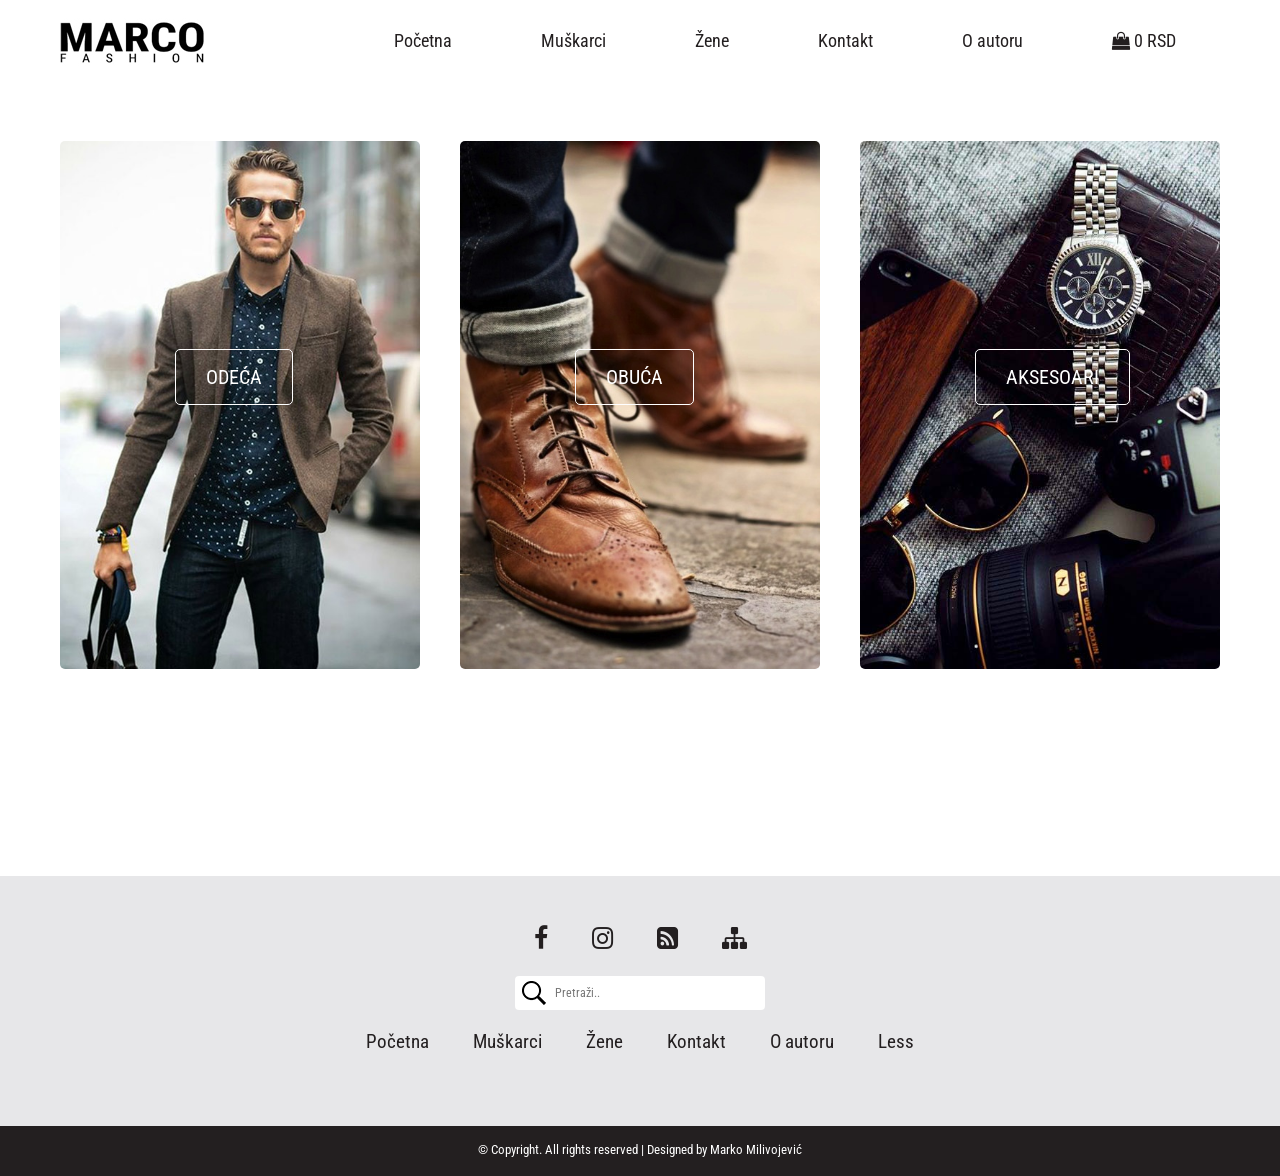
<file: ispit sajt/mmeni.html>
<!DOCTYPE html>
<html>
<head>
	<title>ODEĆA OBUĆA AKSESOARI</title>
	<meta http-equiv="X-UA-Compatible" content="IE=edge,chrome=1">
	<meta name="viewport" content="width=device-width, initial-scale=1">
	<meta name="description" content="Nova kolekcija je tu ODEĆA OBUĆA AKSESOARI">
	<meta name="keywords" content="aksesoari,žene,početna,kontakt,autoru">
	<meta name="author" content="">
	<meta name="robots" content="index, follow">
	<link rel="icon" href="images/favicon.ico">
	<link rel="stylesheet" href="https://cdnjs.cloudflare.com/ajax/libs/font-awesome/4.7.0/css/font-awesome.min.css"/>
	<link rel="stylesheet" type="text/css" href="css/style.css"/>
	<meta name="viewport" content="width=device-width, initial-scale=1">
	<meta charset="UTF-8">
</head>
<body>
		<div id="zaglavljeDole">
			<div class="omotac">
				<div id="logo">
					<a href="index.html"><img src="images/logo.jpg" alt="logo"/></a>
				</div>
				<div id="meni">
					<ul>
						<li ><a href="index.html">Početna</a></li>
						<li><div class="dropdown">
							<a href="mmeni.html">Muškarci</a>	
							<div class="dropdown-content">
								<div class="pmeni">
									<a href="muskarci.html">Odeća</a>
									<a href="mobuca.html">Obuća</a>
									<a href="ma.html">Aksesoari</a>
								</div>
								<div class="menis" >
									<img src="images/men.jpg" alt="slika"/>
								</div>
							</div>
						</div>
						</li>
						<li>
						<div class="dropdown">
						<a href="wmeni.html">Žene</a>	
						<div class="dropdown-content">
						<div class="pmeni">
									<a href="zene.html">Odeća</a>
									<a href="zobuca.html">Obuća</a>
									<a href="za.html">Aksesoari</a>
						</div>
						<div class="menis" >
							 <img src="images/woman.jpg" alt="slika"/>
							</div>
						</div>
						</div>	
						</li>
						<li ><a href="kontakt.html">Kontakt</a></li>
						<li ><a href="autor.html">O autoru</a></li>
						<li ><i class="fa fa-shopping-bag"></i>
							<span> 0 RSD </span>
						</li>		
					</ul>
				</div>
				<div class="cistac"></div>
			</div>
		</div>
		
		<div class="omotac">
			<div id="mmeni">
				<div class="mmeni1">
					<img src="images/2.jpg" alt="odeca"/>
					<a href="muskarci.html"><p>ODEĆA</p></a>
				</div>
				<div class="mmeni1">
					<img src="images/1.jpg" alt="obuca"/>
					<a href="mobuca.html"><p>OBUĆA</p></a>
				</div>
				<div class="mmeni1">
					<img src="images/33.jpg" alt="aksesoari"/>
					<a href="ma.html"><p>AKSESOARI</p></a>
				</div>
			</div>
		</div>
		
		
		
			<footer>
		<div class="omotac">
			<div id="desno">
				<div id="fafaikonice">
					<ul>
						<a href="https://www.facebook.com/marko.milivojevic.921"><i class="fa fa-facebook"></i></a>
						<a href="https://www.instagram.com/marko_milivojevic/"><i class="fa fa-instagram"></i></a>
						<a href="rss.xml"><i class="fa fa-rss-square"></i></a>
						<a href="sitemap.xml"><i class="fa fa-sitemap"></i></a>
					</ul>
				</div>
				<form id="forma">
					<input type="text" name="search" placeholder="Pretraži.."/>
				</form>
				<div id="menidole">
					<ul>
						<li ><a href="index.html">Početna</a></li>
						<li><a href="mmeni.html">Muškarci</a></li>
						<li><a href="wmeni.html">Žene</a></li>
						<li ><a href="kontakt.html">Kontakt</a></li>
						<li ><a href="autor.html">O autoru</a></li>
						<li><a href="less.txt">Less</a></li>
					</ul>
				</div>
			</div>
		</div>
	</footer>
			<div id="dolef">
				<p>&copy; Copyright. All rights reserved | Designed by Marko Milivojević</p>
			</div>

</body>
</html>
</file>
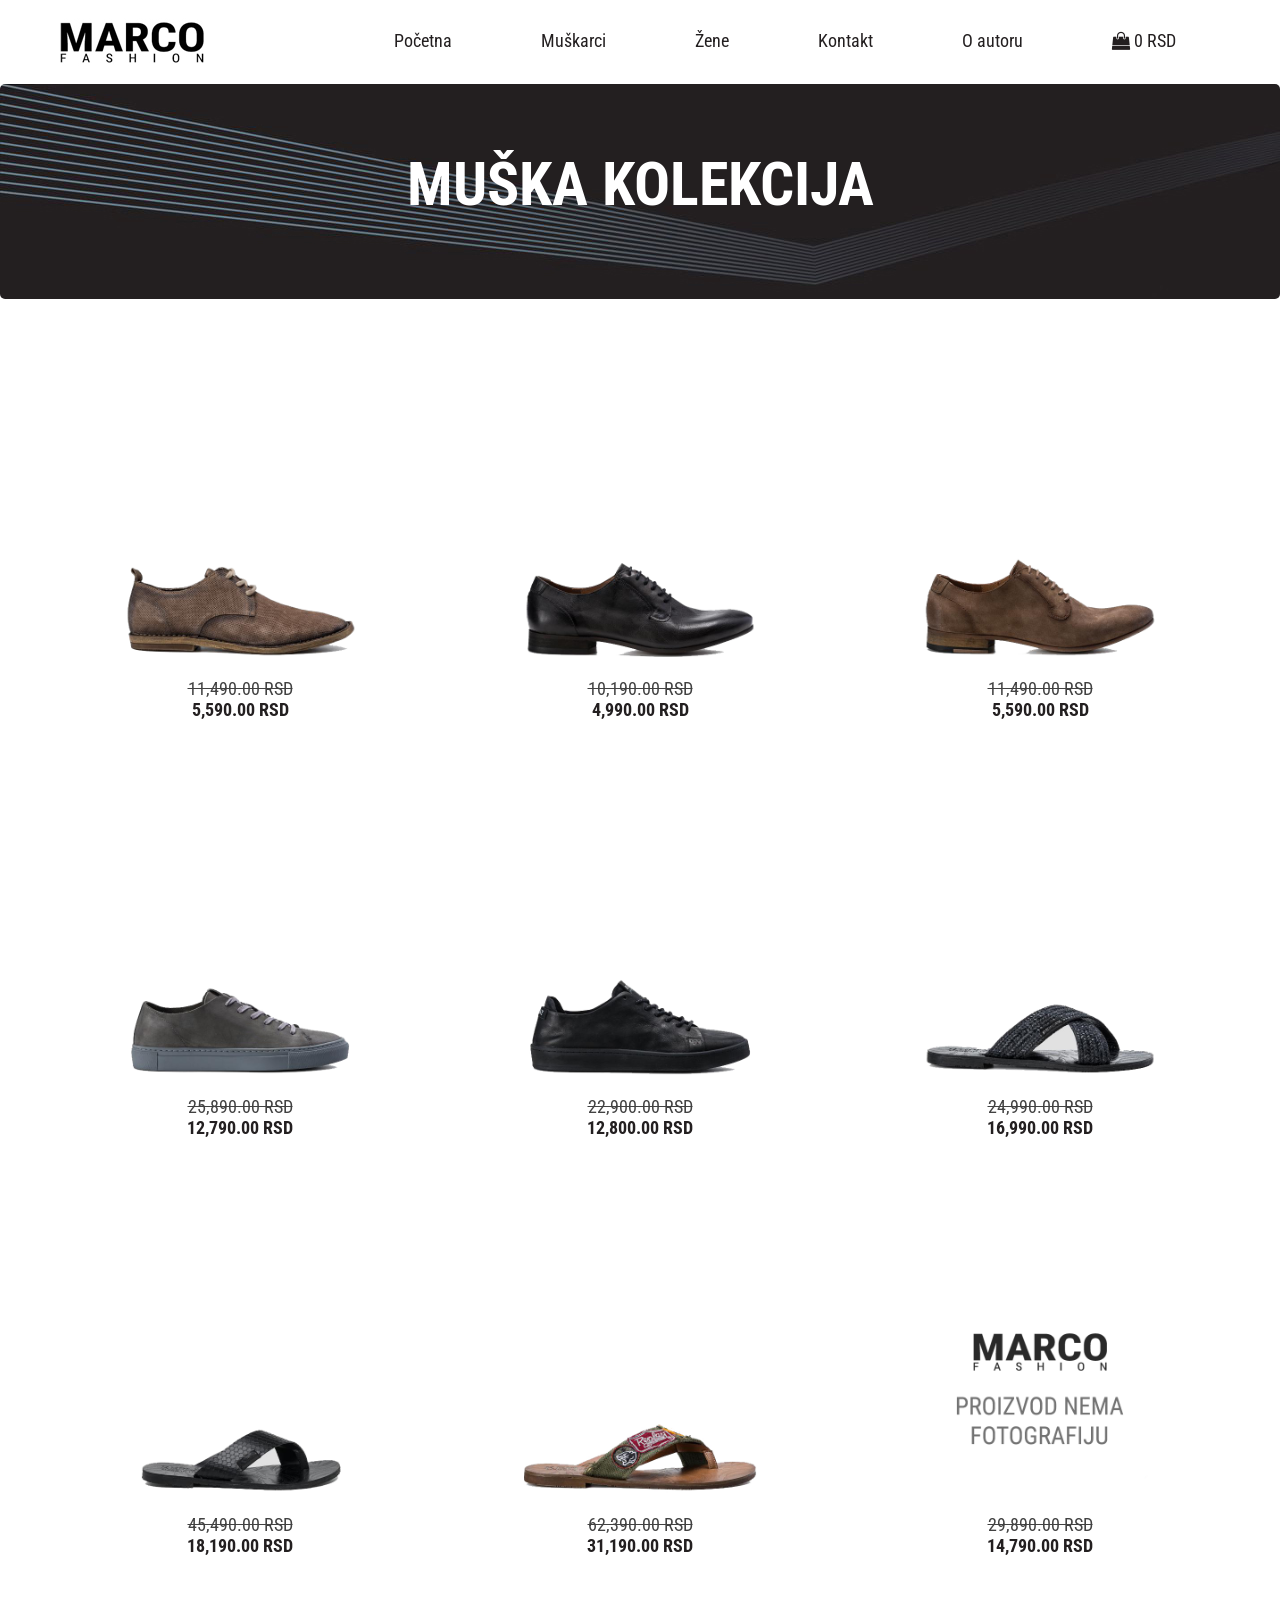
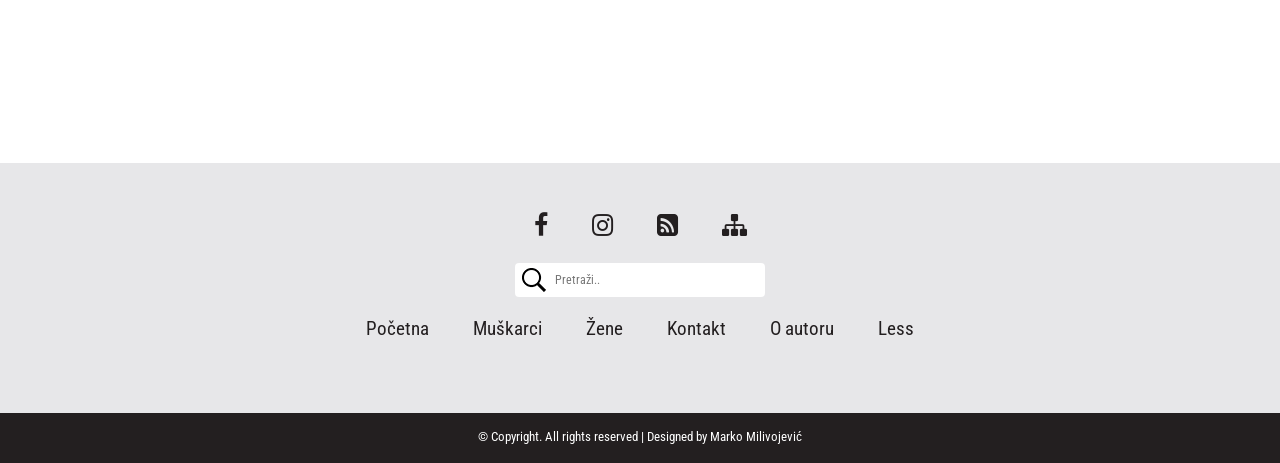
<file: ispit sajt/mobuca.html>
<!DOCTYPE html>
<html>
<head>
	<title>Kupi odeću iz muške kolekcije</title>
	<meta http-equiv="X-UA-Compatible" content="IE=edge,chrome=1">
	<meta name="viewport" content="width=device-width, initial-scale=1">
	<meta name="description" content="Kupi odeću iz muške kolekcije.">
	<meta name="keywords" content="kupi,autoru,žene,početna,kontakt">
	<meta name="author" content="">
	<meta name="robots" content="index, follow">
	<link rel="icon" href="images/favicon.ico">
	<link rel="stylesheet" href="https://cdnjs.cloudflare.com/ajax/libs/font-awesome/4.7.0/css/font-awesome.min.css"/>
	<link rel="stylesheet" type="text/css" href="css/style.css"/>
	<meta name="viewport" content="width=device-width, initial-scale=1">
	<meta charset="UTF-8">
</head>
<body>
		<div id="zaglavljeDole">
			<div class="omotac">
				<div id="logo">
					<a href="index.html"><img src="images/logo.jpg" alt="logo"/></a>
				</div>
				<div id="meni">
					<ul>
						<li ><a href="index.html">Početna</a></li>
						<li><div class="dropdown">
							<a href="mmeni.html">Muškarci</a>	
							<div class="dropdown-content">
								<div class="pmeni">
									<a href="muskarci.html">Odeća</a>
									<a href="mobuca.html">Obuća</a>
									<a href="ma.html">Aksesoari</a>
								</div>
								<div class="menis" >
									<img src="images/men.jpg" alt="slika"/>
								</div>
							</div>
						</div>
						</li>
						<li>
						<div class="dropdown">
						<a href="wmeni.html">Žene</a>	
						<div class="dropdown-content">
						<div class="pmeni">
									<a href="zene.html">Odeća</a>
									<a href="zobuca.html">Obuća</a>
									<a href="za.html">Aksesoari</a>
						</div>
						<div class="menis" >
							 <img src="images/woman.jpg" alt="slika"/>
							</div>
						</div>
						</div>	
						</li>
						<li ><a href="kontakt.html">Kontakt</a></li>
						<li ><a href="index.html">O autoru</a></li>
						<li ><i class="fa fa-shopping-bag"></i>
							<span> 0 RSD </span>
						</li>		
					</ul>
				</div>
				<div class="cistac"></div>
			</div>
		</div>
	<div class="mslika">
		<h1>MUŠKA KOLEKCIJA</h1>
	</div>
	<div class="omotac">
		<div id="brendovi">
			<div class="brend">
				<img src="images/obuca1.jpg" alt="Brend1"/>
					<div class="proizvod">
						<a href="kartica.html"><div class="kupi">KUPI</div></a>
					</div>
				<p class="starac">11,490.00 RSD</p>
				<p class="novac">5,590.00 RSD</p>
			</div>
			<div class="brend">
				<img src="images/obuca2.jpg" alt="Brend2"/>
					<div class="proizvod">
						<a href="kartica.html"><div class="kupi">KUPI</div></a>
					</div>
				<p class="starac">10,190.00 RSD</p>
				<p class="novac">4,990.00 RSD</p>
			</div>
			<div class="brend">
				<img src="images/obuca3.jpg" alt="Brend3"/>
					<div class="proizvod">
						<a href="kartica.html"><div class="kupi">KUPI</div></a>
					</div>
				<p class="starac">11,490.00 RSD</p>
				<p class="novac">5,590.00 RSD</p>
			</div>
			<div class="brend">
				<img src="images/obuca4.jpg" alt="Brend4"/>
					<div class="proizvod">
						<a href="kartica.html"><div class="kupi">KUPI</div></a>
					</div>
				<p class="starac">25,890.00 RSD</p>
				<p class="novac">12,790.00 RSD</p>
			</div>
			<div class="brend">
				<img src="images/obuca5.jpg" alt="Brend5"/>
					<div class="proizvod">
						<a href="kartica.html"><div class="kupi">KUPI</div></a>
					</div>
				<p class="starac">22,900.00 RSD</p>
				<p class="novac">12,800.00 RSD</p>
			</div>
			<div class="brend">
				<img src="images/obuca6.jpg" alt="Brend6"/>
					<div class="proizvod">
						<a href="kartica.html"><div class="kupi">KUPI</div></a>
					</div>
				<p class="starac">24,990.00 RSD</p>
				<p class="novac">16,990.00 RSD</p>
			</div>
			<div class="brend">
				<img src="images/obuca7.jpg" alt="Brend7"/>
					<div class="proizvod">
						<a href="kartica.html"><div class="kupi">KUPI</div></a>
					</div>
				<p class="starac">45,490.00 RSD</p>
				<p class="novac">18,190.00 RSD</p>
			</div>
			<div class="brend">
				<img src="images/obuca8.jpg" alt="Brend8"/>
					<div class="proizvod">
						<a href="kartica.html"><div class="kupi">KUPI</div></a>
					</div>
				<p class="starac">62,390.00 RSD</p>
				<p class="novac">31,190.00 RSD</p>
			</div>
			<div class="brend">
				<img src="images/obuca9.jpg" alt="Brend9"/>
					<div class="proizvod">
						<a href="kartica.html"><div class="kupi">KUPI</div></a>
					</div>
				<p class="starac">29,890.00 RSD</p>
				<p class="novac">14,790.00 RSD</p>
			</div>
			</div>
	</div>
	<footer>
		<div class="omotac">
			<div id="desno">
				<div id="fafaikonice">
					<ul>
						<a href="https://www.facebook.com/marko.milivojevic.921"><i class="fa fa-facebook"></i></a>
						<a href="https://www.instagram.com/marko_milivojevic/"><i class="fa fa-instagram"></i></a>
						<a href="rss.xml"><i class="fa fa-rss-square"></i></a>
						<a href="sitemap.xml"><i class="fa fa-sitemap"></i></a>
					</ul>
				</div>
				<form id="forma">
					<input type="text" name="search" placeholder="Pretraži.."/>
				</form>
				<div id="menidole">
					<ul>
						<li ><a href="index.html">Početna</a></li>
						<li><a href="mmeni.html">Muškarci</a></li>
						<li><a href="wmeni.html">Žene</a></li>
						<li ><a href="kontakt.html">Kontakt</a></li>
						<li ><a href="autor.html">O autoru</a></li>
						<li><a href="less.txt">Less</a></li>
					</ul>
				</div>
			</div>
		</div>
	</footer>
			<div id="dolef">
				<p>&copy; Copyright. All rights reserved | Designed by Marko Milivojević</p>
			</div>

</body>
</html>
</file>
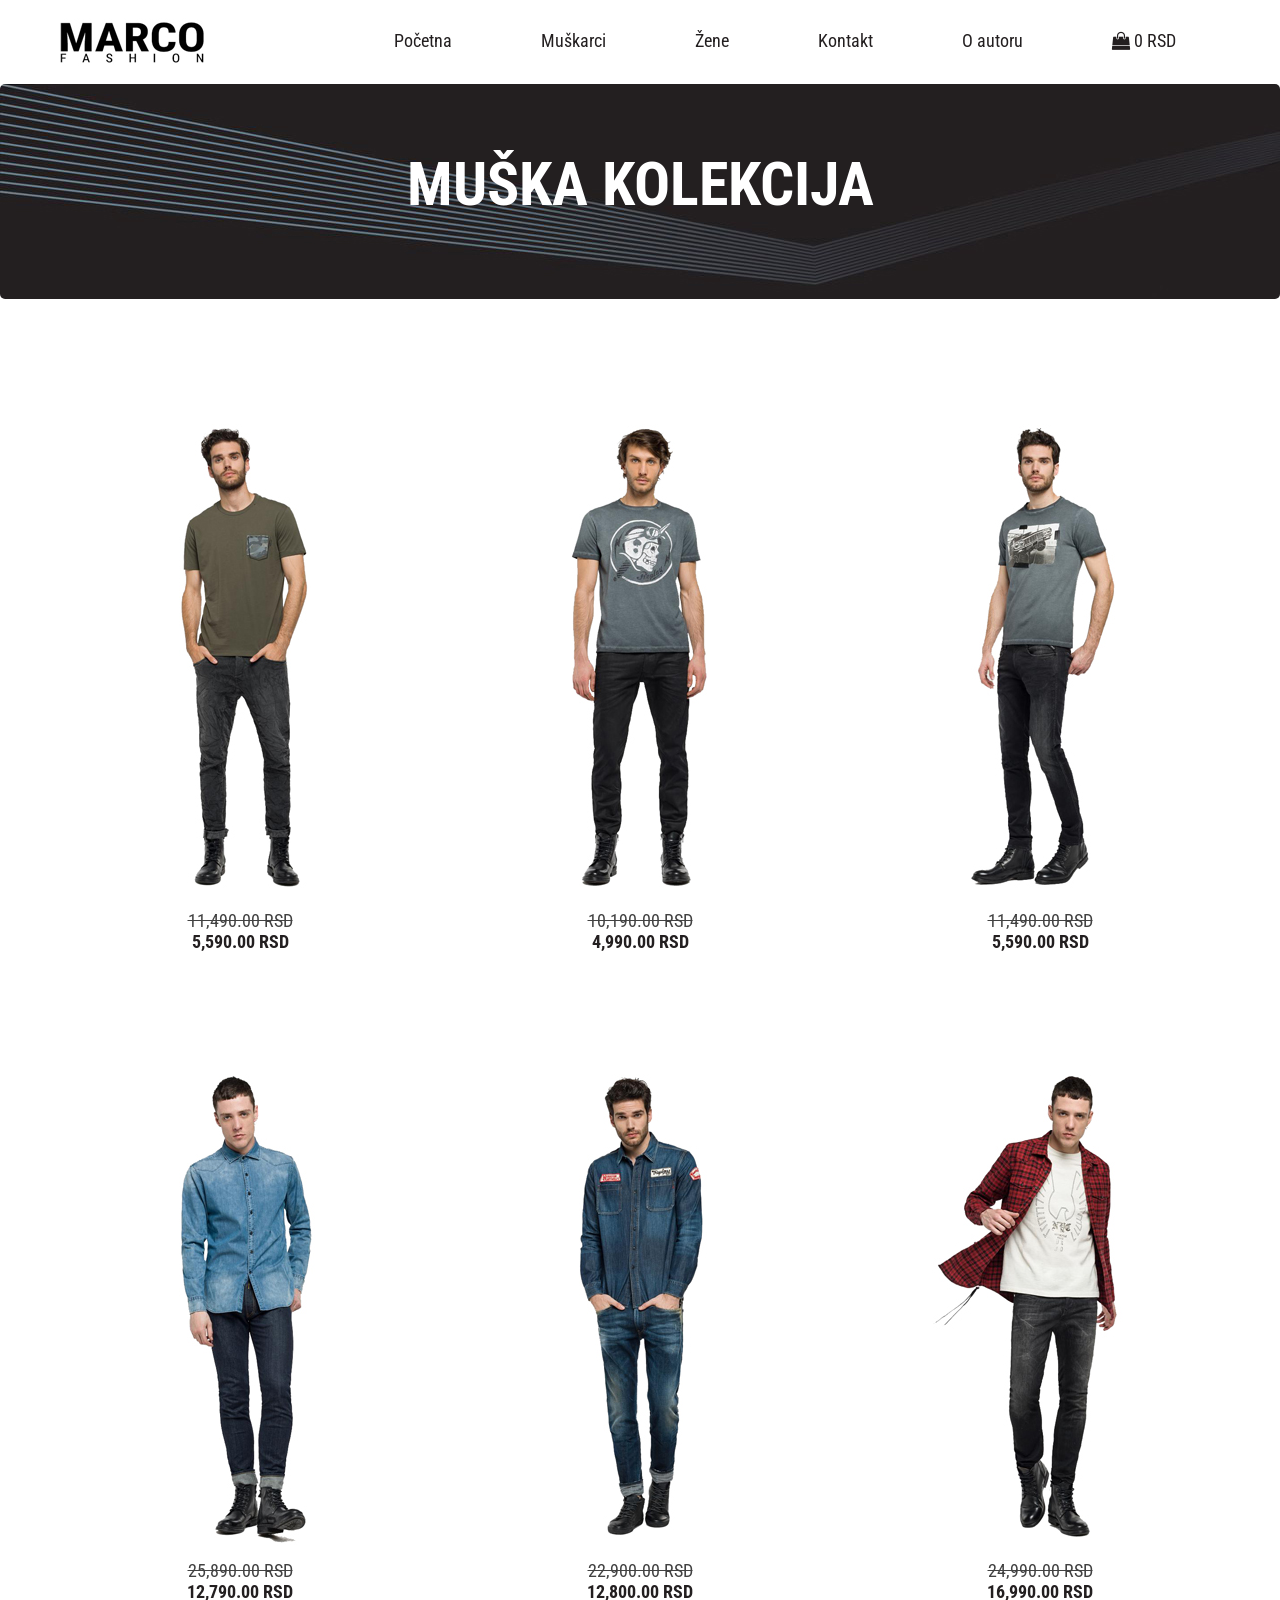
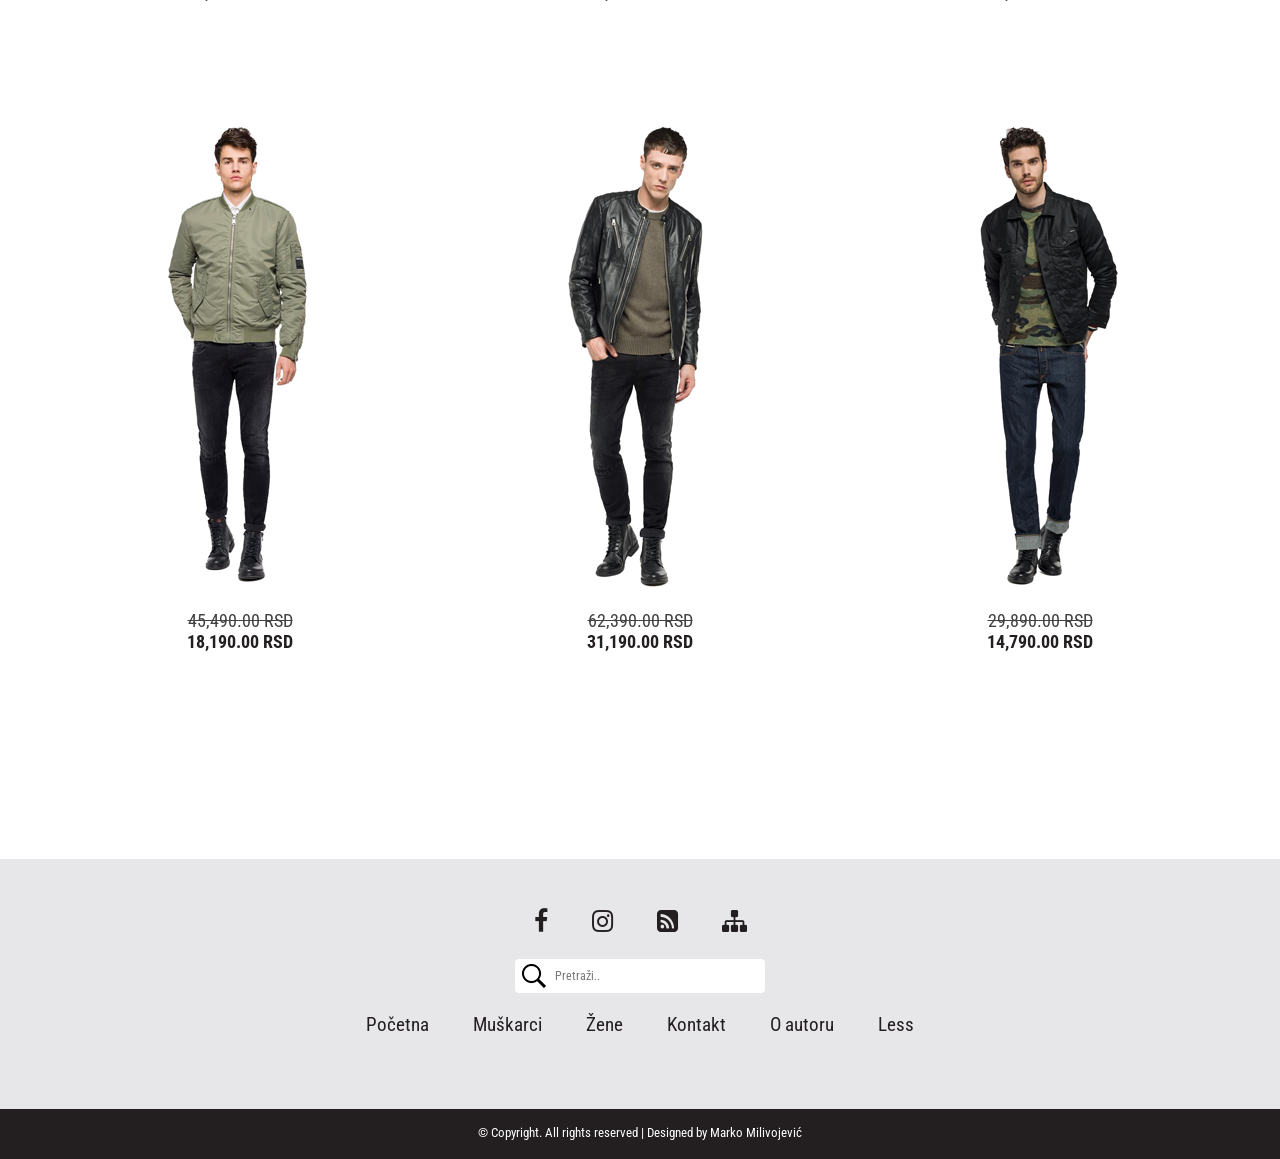
<file: ispit sajt/muskarci.html>
<!DOCTYPE html>
<html>
<head>
	<title>Kupi odeću iz muške kolekcije</title>
	<meta http-equiv="X-UA-Compatible" content="IE=edge,chrome=1">
	<meta name="viewport" content="width=device-width, initial-scale=1">
	<meta name="description" content="Kupi odeću iz muške kolekcije.">
	<meta name="keywords" content="kupi,autoru,žene,početna,kontakt">
	<meta name="author" content="">
	<meta name="robots" content="index, follow">
	<link rel="icon" href="images/favicon.ico">
	<link rel="stylesheet" href="https://cdnjs.cloudflare.com/ajax/libs/font-awesome/4.7.0/css/font-awesome.min.css"/>
	<link rel="stylesheet" type="text/css" href="css/style.css"/>
	<meta name="viewport" content="width=device-width, initial-scale=1">
	<meta charset="UTF-8">
</head>
<body>
		<div id="zaglavljeDole">
			<div class="omotac">
				<div id="logo">
					<a href="index.html"><img src="images/logo.jpg" alt="logo"/></a>
				</div>
				<div id="meni">
					<ul>
						<li ><a href="index.html">Početna</a></li>
						<li><div class="dropdown">
							<a href="mmeni.html">Muškarci</a>	
							<div class="dropdown-content">
								<div class="pmeni">
									<a href="muskarci.html">Odeća</a>
									<a href="mobuca.html">Obuća</a>
									<a href="ma.html">Aksesoari</a>
								</div>
								<div class="menis" >
									<img src="images/men.jpg" alt="slika"/>
								</div>
							</div>
						</div>
						</li>
						<li>
						<div class="dropdown">
						<a href="wmeni.html">Žene</a>	
						<div class="dropdown-content">
						<div class="pmeni">
									<a href="zene.html">Odeća</a>
									<a href="zobuca.html">Obuća</a>
									<a href="za.html">Aksesoari</a>
						</div>
						<div class="menis" >
							 <img src="images/woman.jpg" alt="slika"/>
							</div>
						</div>
						</div>	
						</li>
						<li ><a href="kontakt.html">Kontakt</a></li>
						<li ><a href="index.html">O autoru</a></li>
						<li ><i class="fa fa-shopping-bag"></i>
							<span> 0 RSD </span>
						</li>		
					</ul>
				</div>
				<div class="cistac"></div>
			</div>
		</div>
	<div class="mslika">
		<h1>MUŠKA KOLEKCIJA</h1>
	</div>
	<div class="omotac">
		<div id="brendovi">
			<div class="brend">
				<img src="images/m1.jpg"  alt="Brend1"/>
					<div class="proizvod">
						<a href="kartica.html"><div class="kupi">KUPI</div></a>
					</div>
				<p class="starac">11,490.00 RSD</p>
				<p class="novac">5,590.00 RSD</p>
			</div>
			<div class="brend">
				<img src="images/m2.jpg" alt="Brend2"/>
					<div class="proizvod">
						<a href="kartica.html"><div class="kupi">KUPI</div></a>
					</div>
				<p class="starac">10,190.00 RSD</p>
				<p class="novac">4,990.00 RSD</p>
			</div>
			<div class="brend">
				<img src="images/m3.jpg" alt="Brend3"/>
					<div class="proizvod">
						<a href="kartica.html"><div class="kupi">KUPI</div></a>
					</div>
				<p class="starac">11,490.00 RSD</p>
				<p class="novac">5,590.00 RSD</p>
			</div>
			<div class="brend">
				<img src="images/m4.jpg" alt="Brend4"/>
					<div class="proizvod">
						<a href="kartica.html"><div class="kupi">KUPI</div></a>
					</div>
				<p class="starac">25,890.00 RSD</p>
				<p class="novac">12,790.00 RSD</p>
			</div>
			<div class="brend">
				<img src="images/m5.jpg" alt="Brend5"/>
					<div class="proizvod">
						<a href="kartica.html"><div class="kupi">KUPI</div></a>
					</div>
				<p class="starac">22,900.00 RSD</p>
				<p class="novac">12,800.00 RSD</p>
			</div>
			<div class="brend">
				<img src="images/m6.jpg" alt="Brend6"/>
					<div class="proizvod">
						<a href="kartica.html"><div class="kupi">KUPI</div></a>
					</div>
				<p class="starac">24,990.00 RSD</p>
				<p class="novac">16,990.00 RSD</p>
			</div>
			<div class="brend">
				<img src="images/m7.jpg" alt="Brend7"/>
					<div class="proizvod">
						<a href="kartica.html"><div class="kupi">KUPI</div></a>
					</div>
				<p class="starac">45,490.00 RSD</p>
				<p class="novac">18,190.00 RSD</p>
			</div>
			<div class="brend">
				<img src="images/m8.jpg" alt="Brend8"/>
					<div class="proizvod">
						<a href="kartica.html"><div class="kupi">KUPI</div></a>
					</div>
				<p class="starac">62,390.00 RSD</p>
				<p class="novac">31,190.00 RSD</p>
			</div>
			<div class="brend">
				<img src="images/m9.jpg" alt="Brend9"/>
					<div class="proizvod">
						<a href="kartica.html"><div class="kupi">KUPI</div></a>
					</div>
				<p class="starac">29,890.00 RSD</p>
				<p class="novac">14,790.00 RSD</p>
			</div>
			</div>
	</div>
	<footer>
		<div class="omotac">
			<div id="desno">
				<div id="fafaikonice">
					<ul>
						<a href="https://www.facebook.com/marko.milivojevic.921"><i class="fa fa-facebook"></i></a>
						<a href="https://www.instagram.com/marko_milivojevic/"><i class="fa fa-instagram"></i></a>
						<a href="rss.xml"><i class="fa fa-rss-square"></i></a>
						<a href="sitemap.xml"><i class="fa fa-sitemap"></i></a>
					</ul>
				</div>
				<form id="forma">
					<input type="text" name="search" placeholder="Pretraži.."/>
				</form>
				<div id="menidole">
					<ul>
						<li ><a href="index.html">Početna</a></li>
						<li><a href="mmeni.html">Muškarci</a></li>
						<li><a href="wmeni.html">Žene</a></li>
						<li ><a href="kontakt.html">Kontakt</a></li>
						<li ><a href="autor.html">O autoru</a></li>
						<li><a href="less.txt">Less</a></li>
					</ul>
				</div>
			</div>
		</div>
	</footer>
			<div id="dolef">
				<p>&copy; Copyright. All rights reserved | Designed by Marko Milivojević</p>
			</div>

</body>
</html>
</file>
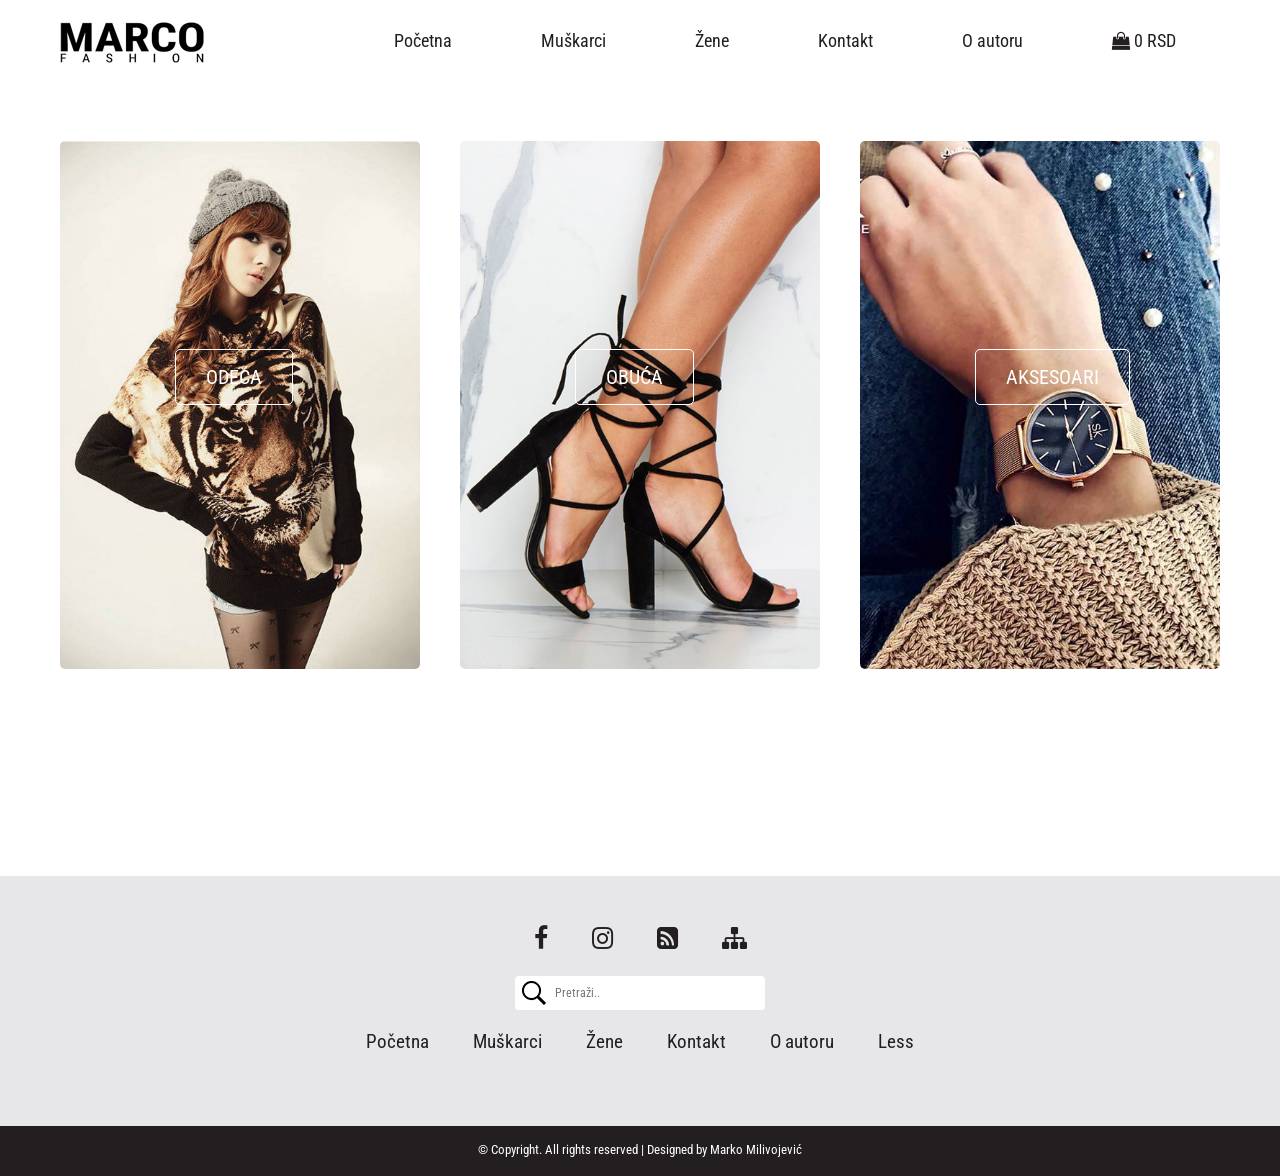
<file: ispit sajt/wmeni.html>
<!DOCTYPE html>
<html>
<head>
	<title>ODEĆA OBUĆA AKSESOARI</title>
	<meta http-equiv="X-UA-Compatible" content="IE=edge,chrome=1">
	<meta name="viewport" content="width=device-width, initial-scale=1">
	<meta name="description" content="Nova kolekcija je tu ODEĆA OBUĆA AKSESOARI">
	<meta name="keywords" content="aksesoari,žene,početna,kontakt,autoru">
	<meta name="author" content="">
	<meta name="robots" content="index, follow">
	<link rel="icon" href="images/favicon.ico">
	<link rel="stylesheet" href="https://cdnjs.cloudflare.com/ajax/libs/font-awesome/4.7.0/css/font-awesome.min.css"/>
	<link rel="stylesheet" type="text/css" href="css/style.css"/>
	<meta name="viewport" content="width=device-width, initial-scale=1">
	<meta charset="UTF-8">
</head>
<body>
		<div id="zaglavljeDole">
			<div class="omotac">
				<div id="logo">
					<a href="index.html"><img src="images/logo.jpg" alt="logo"/></a>
				</div>
				<div id="meni">
					<ul>
						<li ><a href="index.html">Početna</a></li>
						<li><div class="dropdown">
							<a href="mmeni.html">Muškarci</a>	
							<div class="dropdown-content">
								<div class="pmeni">
									<a href="muskarci.html">Odeća</a>
									<a href="mobuca.html">Obuća</a>
									<a href="ma.html">Aksesoari</a>
								</div>
								<div class="menis" >
									<img src="images/men.jpg" alt="slika"/>
								</div>
							</div>
						</div>
						</li>
						<li>
						<div class="dropdown">
						<a href="wmeni.html">Žene</a>	
						<div class="dropdown-content">
						<div class="pmeni">
									<a href="zene.html">Odeća</a>
									<a href="zobuca.html">Obuća</a>
									<a href="za.html">Aksesoari</a>
						</div>
						<div class="menis" >
							 <img src="images/woman.jpg" alt="slika"/>
							</div>
						</div>
						</div>	
						</li>
						<li ><a href="kontakt.html">Kontakt</a></li>
						<li ><a href="autor.html">O autoru</a></li>
						<li ><i class="fa fa-shopping-bag"></i>
							<span> 0 RSD </span>
						</li>		
					</ul>
				</div>
				<div class="cistac"></div>
			</div>
		</div>
		
		<div class="omotac">
			<div id="mmeni">
				<div class="mmeni1">
					<img src="images/111.jpg" alt="odeca"/>
					<a href="zene.html"><p>ODEĆA</p></a>
				</div>
				<div class="mmeni1">
					<img src="images/333.jpg" alt="obuca"/>
					<a href="zobuca.html"><p>OBUĆA</p></a>
				</div>
				<div class="mmeni1">
					<img src="images/22.jpg" alt="aksesoari"/>
					<a href="za.html"><p>AKSESOARI</p></a>
				</div>
			</div>
		</div>
		
		
		
			<footer>
		<div class="omotac">
			<div id="desno">
				<div id="fafaikonice">
					<ul>
						<a href="https://www.facebook.com/marko.milivojevic.921"><i class="fa fa-facebook"></i></a>
						<a href="https://www.instagram.com/marko_milivojevic/"><i class="fa fa-instagram"></i></a>
						<a href="rss.xml"><i class="fa fa-rss-square"></i></a>
						<a href="sitemap.xml"><i class="fa fa-sitemap"></i></a>
					</ul>
				</div>
				<form id="forma">
					<input type="text" name="search" placeholder="Pretraži.."/>
				</form>
				<div id="menidole">
					<ul>
						<li ><a href="index.html">Početna</a></li>
						<li><a href="mmeni.html">Muškarci</a></li>
						<li><a href="wmeni.html">Žene</a></li>
						<li ><a href="kontakt.html">Kontakt</a></li>
						<li ><a href="autor.html">O autoru</a></li>
						<li><a href="less.txt">Less</a></li>
					</ul>
				</div>
			</div>
		</div>
	</footer>
			<div id="dolef">
				<p>&copy; Copyright. All rights reserved | Designed by Marko Milivojević</p>
			</div>

</body>
</html>
</file>
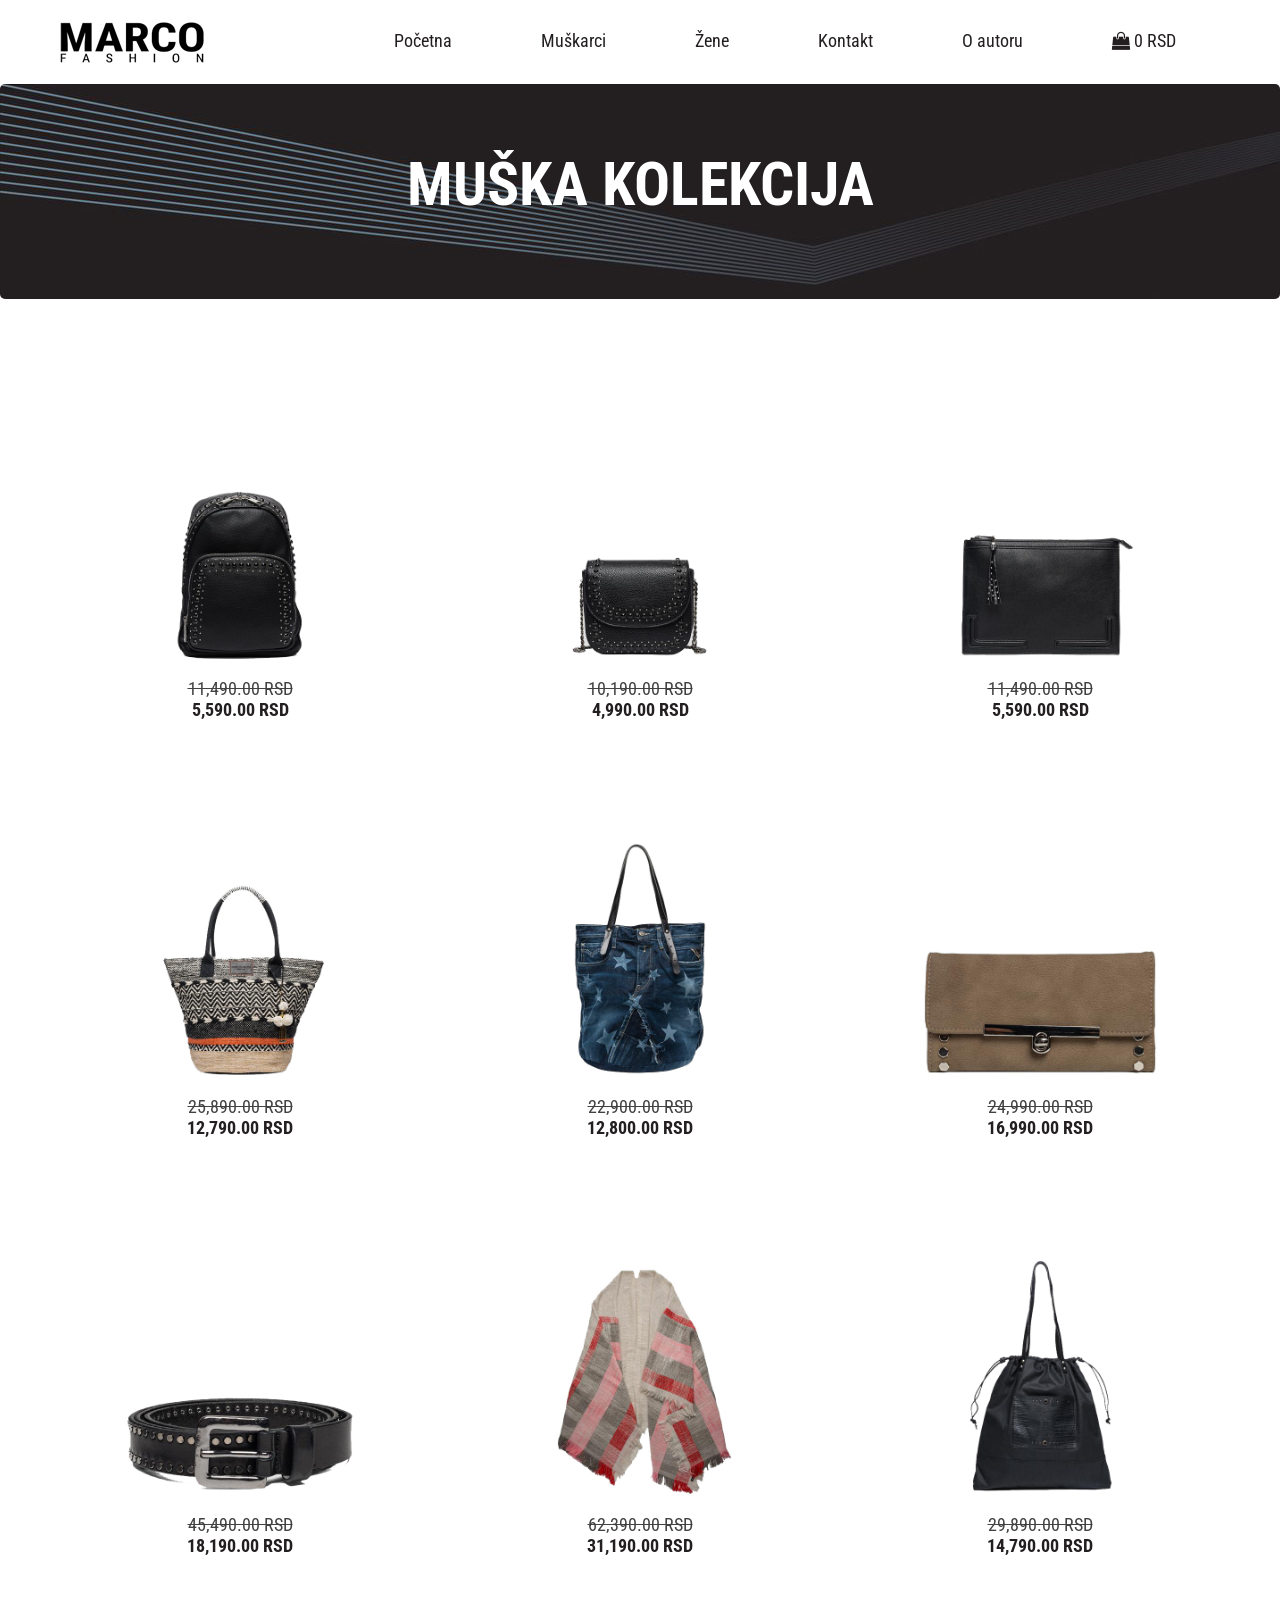
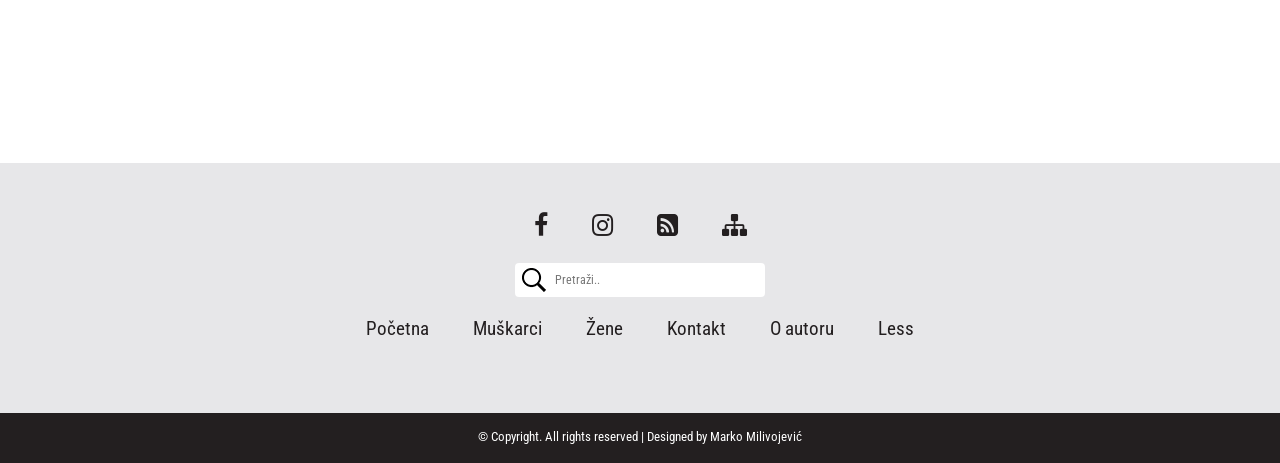
<file: ispit sajt/za.html>
<!DOCTYPE html>
<html>
<head>
	<title>Kupi odeću iz ženske kolekcije</title>
	<meta http-equiv="X-UA-Compatible" content="IE=edge,chrome=1">
	<meta name="viewport" content="width=device-width, initial-scale=1">
	<meta name="description" content="Kupi odeću iz ženske kolekcije.">
	<meta name="keywords" content="kupi,autoru,žene,početna,kontakt">
	<meta name="author" content="">
	<meta name="robots" content="index, follow">
	<link rel="icon" href="images/favicon.ico">
	<link rel="stylesheet" href="https://cdnjs.cloudflare.com/ajax/libs/font-awesome/4.7.0/css/font-awesome.min.css"/>
	<link rel="stylesheet" type="text/css" href="css/style.css"/>
	<meta name="viewport" content="width=device-width, initial-scale=1">
	<meta charset="UTF-8">
</head>
<body>
		<div id="zaglavljeDole">
			<div class="omotac">
				<div id="logo">
					<a href="index.html"><img src="images/logo.jpg" alt="logo"/></a>
				</div>
				<div id="meni">
					<ul>
						<li ><a href="index.html">Početna</a></li>
						<li><div class="dropdown">
							<a href="mmeni.html">Muškarci</a>	
							<div class="dropdown-content">
								<div class="pmeni">
									<a href="muskarci.html">Odeća</a>
									<a href="mobuca.html">Obuća</a>
									<a href="ma.html">Aksesoari</a>
								</div>
								<div class="menis" >
									<img src="images/men.jpg" alt="slika"/>
								</div>
							</div>
						</div>
						</li>
						<li>
						<div class="dropdown">
						<a href="wmeni.html">Žene</a>	
						<div class="dropdown-content">
						<div class="pmeni">
									<a href="zene.html">Odeća</a>
									<a href="zobuca.html">Obuća</a>
									<a href="za.html">Aksesoari</a>
						</div>
						<div class="menis" >
							 <img src="images/woman.jpg" alt="slika"/>
							</div>
						</div>
						</div>	
						</li>
						<li ><a href="kontakt.html">Kontakt</a></li>
						<li ><a href="autor.html">O autoru</a></li>
						<li ><i class="fa fa-shopping-bag"></i>
							<span> 0 RSD </span>
						</li>		
					</ul>
				</div>
				<div class="cistac"></div>
			</div>
		</div>
	<div class="mslika">
		<h1>MUŠKA KOLEKCIJA</h1>
	</div>
	<div class="omotac">
		<div id="brendovi">
			<div class="brend">
				<img src="images/za1.jpg" alt="Brend1"/>
					<div class="proizvod">
						<a href="kartica.html"><div class="kupi">KUPI</div></a>
					</div>
				<p class="starac">11,490.00 RSD</p>
				<p class="novac">5,590.00 RSD</p>
			</div>
			<div class="brend">
				<img src="images/za2.jpg" alt="Brend2"/>
					<div class="proizvod">
						<a href="kartica.html"><div class="kupi">KUPI</div></a>
					</div>
				<p class="starac">10,190.00 RSD</p>
				<p class="novac">4,990.00 RSD</p>
			</div>
			<div class="brend">
				<img src="images/za3.jpg" alt="Brend3"/>
					<div class="proizvod">
						<a href="kartica.html"><div class="kupi">KUPI</div></a>
					</div>
				<p class="starac">11,490.00 RSD</p>
				<p class="novac">5,590.00 RSD</p>
			</div>
			<div class="brend">
				<img src="images/za4.jpg" alt="Brend4"/>
					<div class="proizvod">
						<a href="kartica.html"><div class="kupi">KUPI</div></a>
					</div>
				<p class="starac">25,890.00 RSD</p>
				<p class="novac">12,790.00 RSD</p>
			</div>
			<div class="brend">
				<img src="images/za5.jpg" alt="Brend5"/>
					<div class="proizvod">
						<a href="kartica.html"><div class="kupi">KUPI</div></a>
					</div>
				<p class="starac">22,900.00 RSD</p>
				<p class="novac">12,800.00 RSD</p>
			</div>
			<div class="brend">
				<img src="images/za6.jpg" alt="Brend6"/>
					<div class="proizvod">
						<a href="kartica.html"><div class="kupi">KUPI</div></a>
					</div>
				<p class="starac">24,990.00 RSD</p>
				<p class="novac">16,990.00 RSD</p>
			</div>
			<div class="brend">
				<img src="images/za7.jpg" alt="Brend7"/>
					<div class="proizvod">
						<a href="kartica.html"><div class="kupi">KUPI</div></a>
					</div>
				<p class="starac">45,490.00 RSD</p>
				<p class="novac">18,190.00 RSD</p>
			</div>
			<div class="brend">
				<img src="images/za8.jpg" alt="Brend8"/>
					<div class="proizvod">
						<a href="kartica.html"><div class="kupi">KUPI</div></a>
					</div>
				<p class="starac">62,390.00 RSD</p>
				<p class="novac">31,190.00 RSD</p>
			</div>
			<div class="brend">
				<img src="images/za9.jpg" alt="Brend9"/>
					<div class="proizvod">
						<a href="kartica.html"><div class="kupi">KUPI</div></a>
					</div>
				<p class="starac">29,890.00 RSD</p>
				<p class="novac">14,790.00 RSD</p>
			</div>
			</div>
	</div>
	<footer>
		<div class="omotac">
			<div id="desno">
				<div id="fafaikonice">
					<ul>
						<a href="https://www.facebook.com/marko.milivojevic.921"><i class="fa fa-facebook"></i></a>
						<a href="https://www.instagram.com/marko_milivojevic/"><i class="fa fa-instagram"></i></a>
						<a href="rss.xml"><i class="fa fa-rss-square"></i></a>
						<a href="sitemap.xml"><i class="fa fa-sitemap"></i></a>
					</ul>
				</div>
				<form id="forma">
					<input type="text" name="search" placeholder="Pretraži.."/>
				</form>
				<div id="menidole">
					<ul>
						<li ><a href="index.html">Početna</a></li>
						<li><a href="mmeni.html">Muškarci</a></li>
						<li><a href="wmeni.html">Žene</a></li>
						<li ><a href="kontakt.html">Kontakt</a></li>
						<li ><a href="autor.html">O autoru</a></li>
						<li><a href="less.txt">Less</a></li>
					</ul>
				</div>
			</div>
		</div>
	</footer>
			<div id="dolef">
				<p>&copy; Copyright. All rights reserved | Designed by Marko Milivojević</p>
			</div>

</body>
</html>
</file>
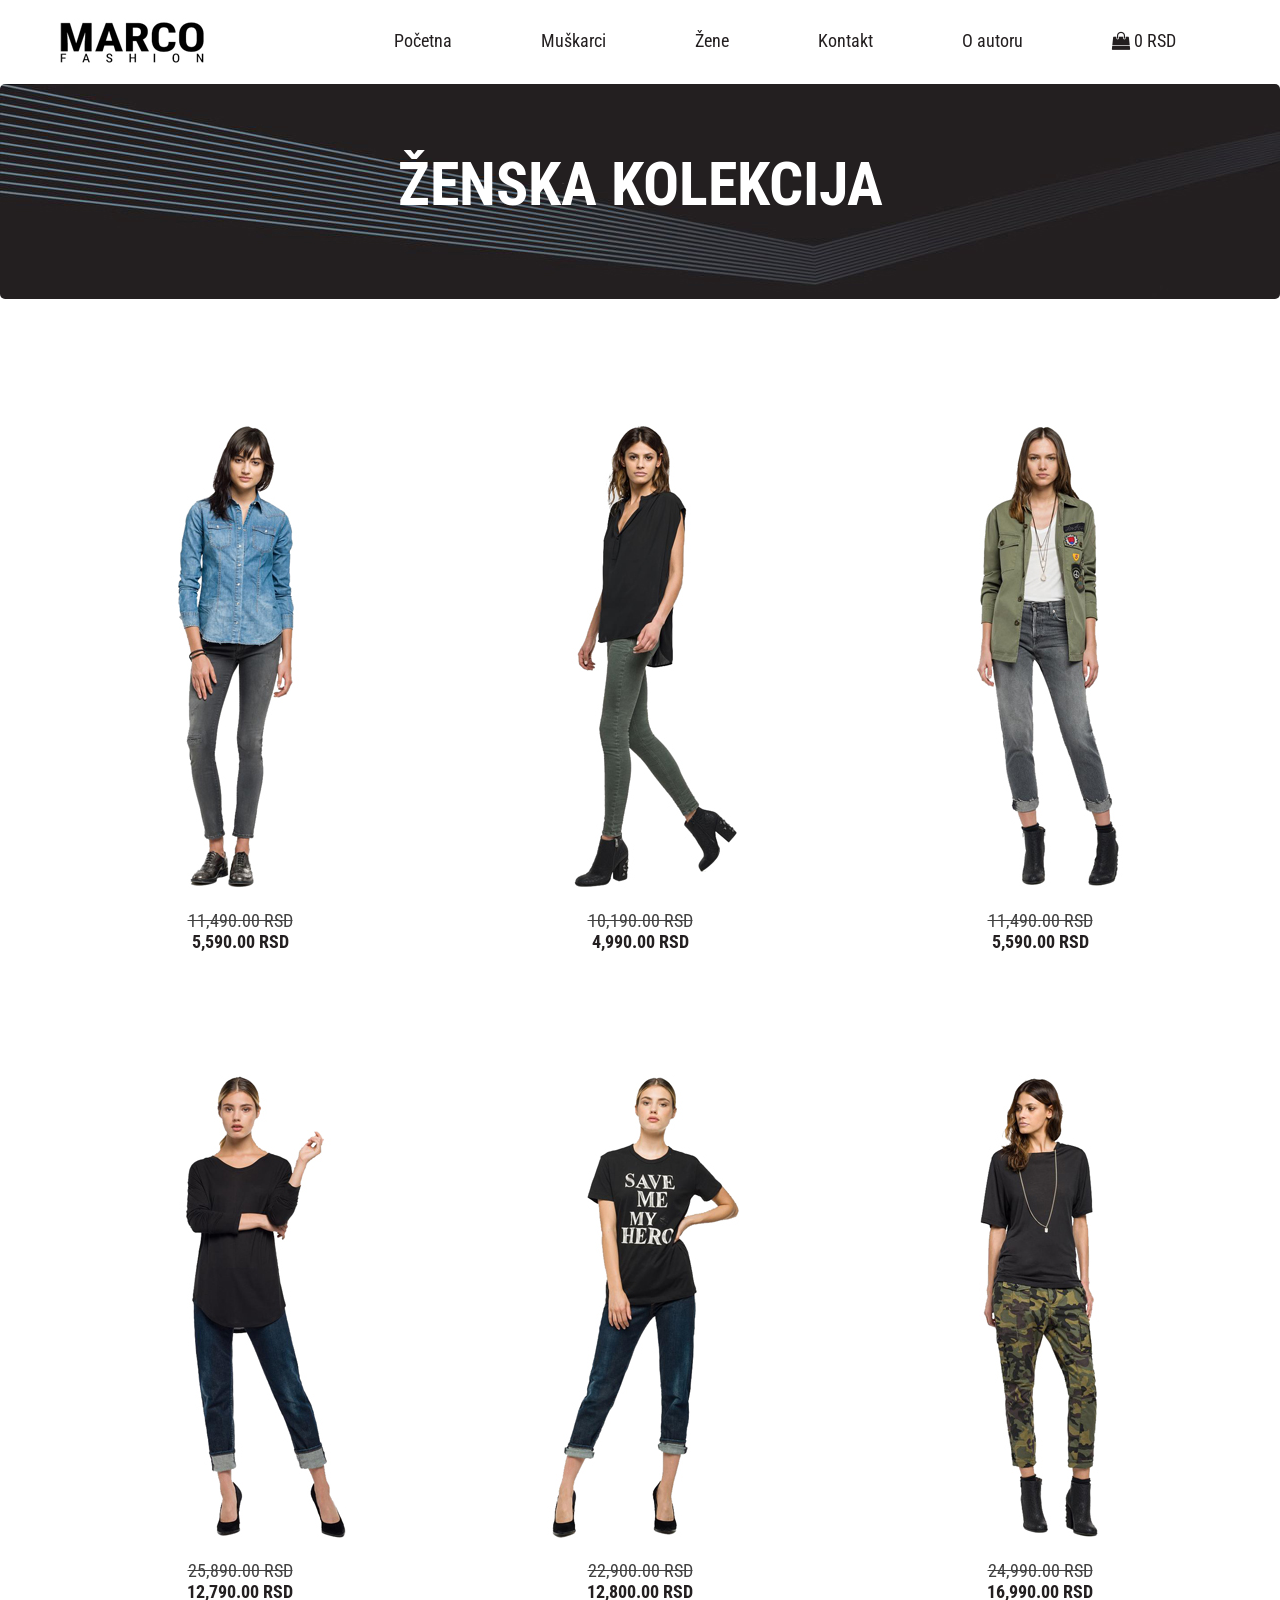
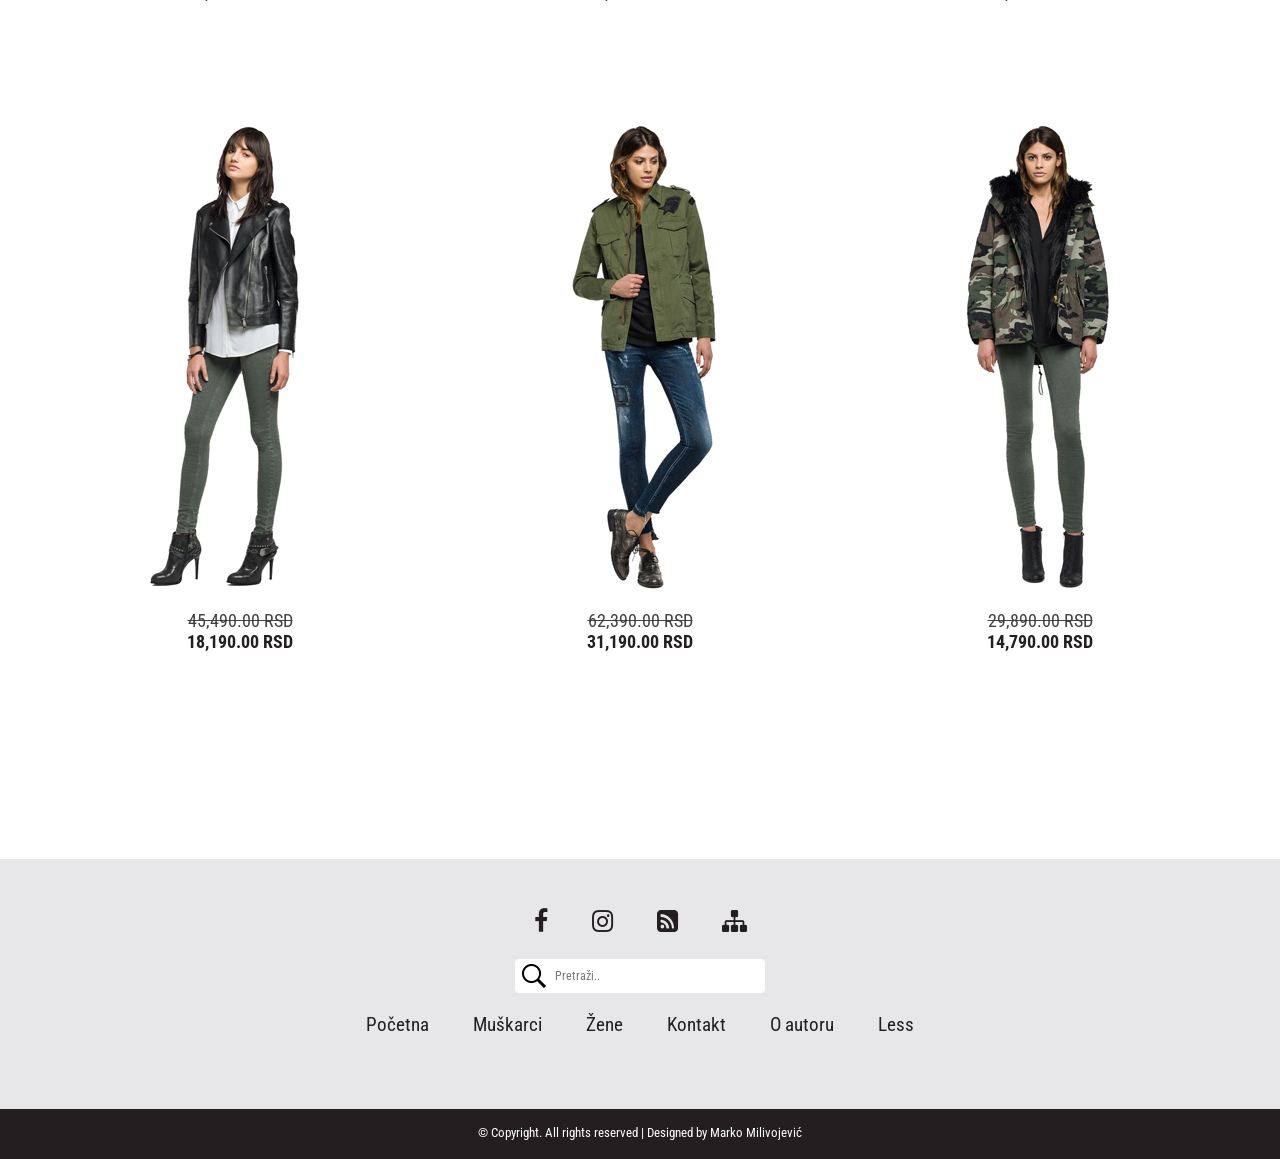
<file: ispit sajt/zene.html>
<!DOCTYPE html>
<html>
<head>
	<title>Kupi odeću iz ženske kolekcije</title>
	<meta http-equiv="X-UA-Compatible" content="IE=edge,chrome=1">
	<meta name="viewport" content="width=device-width, initial-scale=1">
	<meta name="description" content="Kupi odeću iz ženske kolekcije.">
	<meta name="keywords" content="kupi,autoru,žene,početna,kontakt">
	<meta name="author" content="">
	<meta name="robots" content="index, follow">
	<link rel="icon" href="images/favicon.ico">
	<link rel="stylesheet" href="https://cdnjs.cloudflare.com/ajax/libs/font-awesome/4.7.0/css/font-awesome.min.css"/>
	<link rel="stylesheet" type="text/css" href="css/style.css"/>
	<meta name="viewport" content="width=device-width, initial-scale=1">
	<meta charset="UTF-8">
</head>
<body>
		<div id="zaglavljeDole">
			<div class="omotac">
				<div id="logo">
					<a href="index.html"><img src="images/logo.jpg" alt="logo"/></a>
				</div>
				<div id="meni">
					<ul>
						<li ><a href="index.html">Početna</a></li>
						<li><div class="dropdown">
							<a href="mmeni.html">Muškarci</a>	
							<div class="dropdown-content">
								<div class="pmeni">
									<a href="muskarci.html">Odeća</a>
									<a href="mobuca.html">Obuća</a>
									<a href="ma.html">Aksesoari</a>
								</div>
								<div class="menis" >
									<img src="images/men.jpg" alt="slika"/>
								</div>
							</div>
						</div>
						</li>
						<li>
						<div class="dropdown">
						<a href="wmeni.html">Žene</a>	
						<div class="dropdown-content">
						<div class="pmeni">
									<a href="zene.html">Odeća</a>
									<a href="zobuca.html">Obuća</a>
									<a href="za.html">Aksesoari</a>
						</div>
						<div class="menis" >
							 <img src="images/woman.jpg" alt="slika"/>
							</div>
						</div>
						</div>	
						</li>
						<li ><a href="kontakt.html">Kontakt</a></li>
						<li ><a href="index.html">O autoru</a></li>
						<li ><i class="fa fa-shopping-bag"></i>
							<span> 0 RSD </span>
						</li>		
					</ul>
				</div>
				<div class="cistac"></div>
			</div>
		</div>
	<div class="mslika">
		<h1>ŽENSKA KOLEKCIJA</h1>
	</div>
		<div class="omotac">
			<div id="brendovi">
				<div class="brend">
					<img src="images/w1.jpg" alt="Brend1"/>
					<div class="proizvod">
						<a href="kartica.html"><div class="kupi">KUPI</div></a>
					</div>
					<p class="starac">11,490.00 RSD</p>
					<p class="novac">5,590.00 RSD</p>
				</div>
				<div class="brend">
					<img src="images/w2.jpg" alt="Brend2"/>
					<div class="proizvod">
						<a href="kartica.html"><div class="kupi">KUPI</div></a>
					</div>
					<p class="starac">10,190.00 RSD</p>
					<p class="novac">4,990.00 RSD</p>
				</div>
				<div class="brend">
					<img src="images/w3.jpg" alt="Brend3"/>
					<div class="proizvod">
						<a href="kartica.html"><div class="kupi">KUPI</div></a>
					</div>
					<p class="starac">11,490.00 RSD</p>
					<p class="novac">5,590.00 RSD</p>
				</div>
				<div class="brend">
					<img src="images/w4.jpg" alt="Brend4"/>
					<div class="proizvod">
						<a href="kartica.html"><div class="kupi">KUPI</div></a>
					</div>
					<p class="starac">25,890.00 RSD</p>
					<p class="novac">12,790.00 RSD</p>
				</div>
				<div class="brend">
					<img src="images/w5.jpg" alt="Brend5"/>
					<div class="proizvod">
						<a href="kartica.html"><div class="kupi">KUPI</div></a>
					</div>
					<p class="starac">22,900.00 RSD</p>
					<p class="novac">12,800.00 RSD</p>
				</div>
				<div class="brend">
					<img src="images/w6.jpg" alt="Brend6"/>
					<div class="proizvod">
						<a href="kartica.html"><div class="kupi">KUPI</div></a>
					</div>
					<p class="starac">24,990.00 RSD</p>
					<p class="novac">16,990.00 RSD</p>
				</div>
				<div class="brend">
					<img src="images/w7.jpg" alt="Brend7"/>
					<div class="proizvod">
						<a href="kartica.html"><div class="kupi">KUPI</div></a>
					</div>
					<p class="starac">45,490.00 RSD</p>
					<p class="novac">18,190.00 RSD</p>
				</div>
				<div class="brend">
					<img src="images/w8.jpg" alt="Brend8"/>
					<div class="proizvod">
						<a href="kartica.html"><div class="kupi">KUPI</div></a>
					</div>
					<p class="starac">62,390.00 RSD</p>
					<p class="novac">31,190.00 RSD</p>
				</div>
				<div class="brend">
					<img src="images/w9.jpg" alt="Brend9"/>
					<div class="proizvod">
						<a href="kartica.html"><div class="kupi">KUPI</div></a>
					</div>
					<p class="starac">29,890.00 RSD</p>
					<p class="novac">14,790.00 RSD</p>
				</div>
			</div>
	</div>
	<footer>
		<div class="omotac">
			<div id="desno">
				<div id="fafaikonice">
					<ul>
						<a href="https://www.facebook.com/marko.milivojevic.921"><i class="fa fa-facebook"></i></a>
						<a href="https://www.instagram.com/marko_milivojevic/"><i class="fa fa-instagram"></i></a>
						<a href="rss.xml"><i class="fa fa-rss-square"></i></a>
						<a href="sitemap.xml"><i class="fa fa-sitemap"></i></a>
					</ul>
				</div>
				<form id="forma">
					<input type="text" name="search" placeholder="Pretraži.."/>
				</form>
				<div id="menidole">
					<ul>
						<li ><a href="index.html">Početna</a></li>
						<li><a href="mmeni.html">Muškarci</a></li>
						<li><a href="wmeni.html">Žene</a></li>
						<li ><a href="kontakt.html">Kontakt</a></li>
						<li ><a href="autor.html">O autoru</a></li>
						<li><a href="less.txt">Less</a></li>
					</ul>
				</div>
			</div>
		</div>
	</footer>
			<div id="dolef">
				<p>&copy; Copyright. All rights reserved | Designed by Marko Milivojević</p>
			</div>

</body>
</html>
</file>
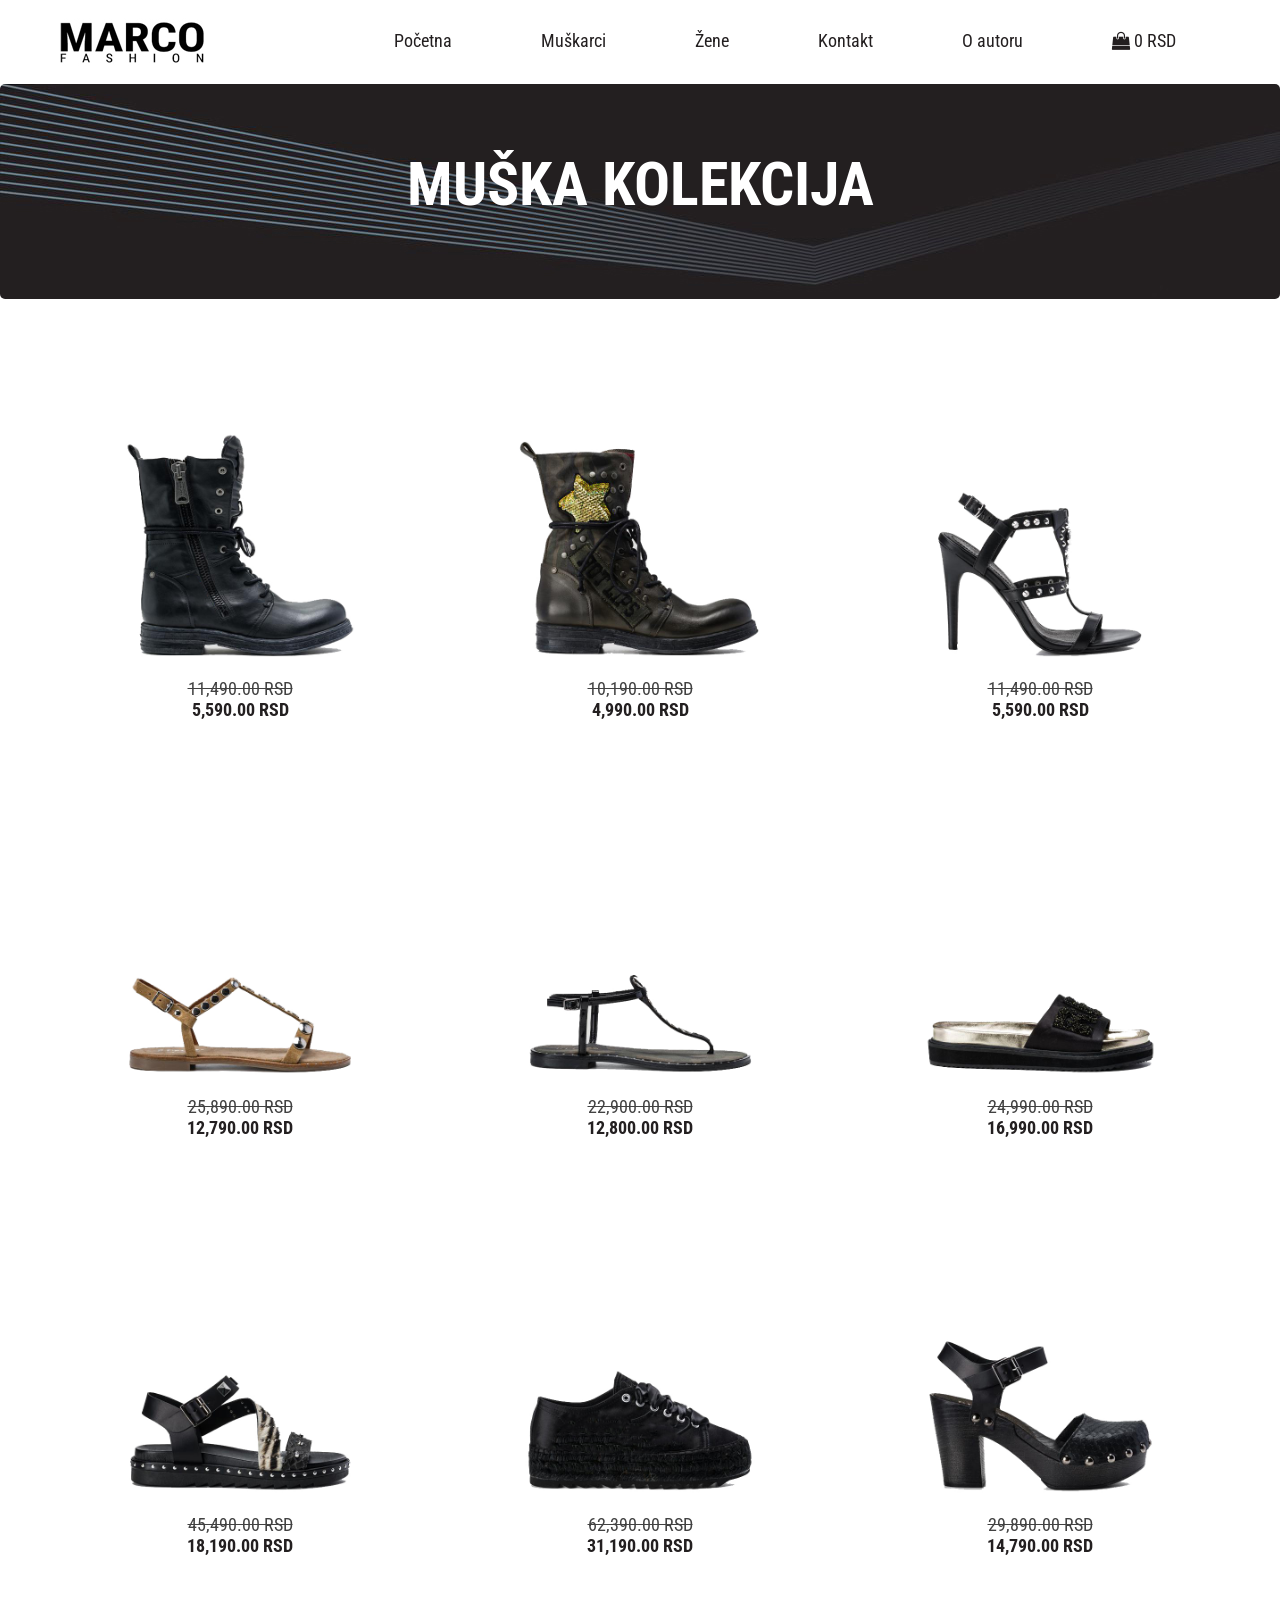
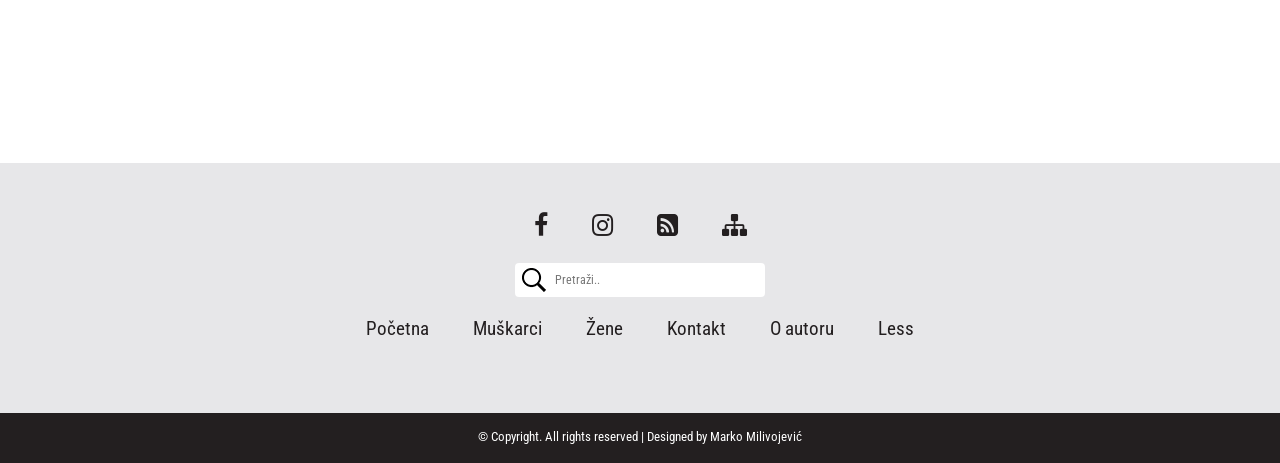
<file: ispit sajt/zobuca.html>
<!DOCTYPE html>
<html>
<head>
	<title>Kupi odeću iz ženske kolekcije</title>
	<meta http-equiv="X-UA-Compatible" content="IE=edge,chrome=1">
	<meta name="viewport" content="width=device-width, initial-scale=1">
	<meta name="description" content="Kupi odeću iz ženske kolekcije.">
	<meta name="keywords" content="kupi,autoru,žene,početna,kontakt">
	<meta name="author" content="">
	<meta name="robots" content="index, follow">
	<link rel="icon" href="images/favicon.ico">
	<link rel="stylesheet" href="https://cdnjs.cloudflare.com/ajax/libs/font-awesome/4.7.0/css/font-awesome.min.css"/>
	<link rel="stylesheet" type="text/css" href="css/style.css"/>
	<meta name="viewport" content="width=device-width, initial-scale=1">
	<meta charset="UTF-8">
</head>
<body>
		<div id="zaglavljeDole">
			<div class="omotac">
				<div id="logo">
					<a href="index.html"><img src="images/logo.jpg" alt="logo"/></a>
				</div>
				<div id="meni">
					<ul>
						<li ><a href="index.html">Početna</a></li>
						<li><div class="dropdown">
							<a href="mmeni.html">Muškarci</a>	
							<div class="dropdown-content">
								<div class="pmeni">
									<a href="muskarci.html">Odeća</a>
									<a href="mobuca.html">Obuća</a>
									<a href="ma.html">Aksesoari</a>
								</div>
								<div class="menis" >
									<img src="images/men.jpg" alt="slika"/>
								</div>
							</div>
						</div>
						</li>
						<li>
						<div class="dropdown">
						<a href="wmeni.html">Žene</a>	
						<div class="dropdown-content">
						<div class="pmeni">
									<a href="zene.html">Odeća</a>
									<a href="zobuca.html">Obuća</a>
									<a href="za.html">Aksesoari</a>
						</div>
						<div class="menis" >
							 <img src="images/woman.jpg" alt="slika"/>
							</div>
						</div>
						</div>	
						</li>
						<li ><a href="kontakt.html">Kontakt</a></li>
						<li ><a href="autor.html">O autoru</a></li>
						<li ><i class="fa fa-shopping-bag"></i>
							<span> 0 RSD </span>
						</li>		
					</ul>
				</div>
				<div class="cistac"></div>
			</div>
		</div>
	<div class="mslika">
		<h1>MUŠKA KOLEKCIJA</h1>
	</div>
	<div class="omotac">
		<div id="brendovi">
			<div class="brend">
				<img src="images/z1.jpg" alt="Brend1"/>
					<div class="proizvod">
						<a href="kartica.html"><div class="kupi">KUPI</div></a>
					</div>
				<p class="starac">11,490.00 RSD</p>
				<p class="novac">5,590.00 RSD</p>
			</div>
			<div class="brend">
				<img src="images/z2.jpg" alt="Brend2"/>
					<div class="proizvod">
						<a href="kartica.html"><div class="kupi">KUPI</div></a>
					</div>
				<p class="starac">10,190.00 RSD</p>
				<p class="novac">4,990.00 RSD</p>
			</div>
			<div class="brend">
				<img src="images/z3.jpg" alt="Brend3"/>
					<div class="proizvod">
						<a href="kartica.html"><div class="kupi">KUPI</div></a>
					</div>
				<p class="starac">11,490.00 RSD</p>
				<p class="novac">5,590.00 RSD</p>
			</div>
			<div class="brend">
				<img src="images/z4.jpg" alt="Brend4"/>
					<div class="proizvod">
						<a href="kartica.html"><div class="kupi">KUPI</div></a>
					</div>
				<p class="starac">25,890.00 RSD</p>
				<p class="novac">12,790.00 RSD</p>
			</div>
			<div class="brend">
				<img src="images/z5.jpg" alt="Brend5"/>
					<div class="proizvod">
						<a href="kartica.html"><div class="kupi">KUPI</div></a>
					</div>
				<p class="starac">22,900.00 RSD</p>
				<p class="novac">12,800.00 RSD</p>
			</div>
			<div class="brend">
				<img src="images/z6.jpg" alt="Brend6"/>
					<div class="proizvod">
						<a href="kartica.html"><div class="kupi">KUPI</div></a>
					</div>
				<p class="starac">24,990.00 RSD</p>
				<p class="novac">16,990.00 RSD</p>
			</div>
			<div class="brend">
				<img src="images/z7.jpg" alt="Brend7"/>
					<div class="proizvod">
						<a href="kartica.html"><div class="kupi">KUPI</div></a>
					</div>
				<p class="starac">45,490.00 RSD</p>
				<p class="novac">18,190.00 RSD</p>
			</div>
			<div class="brend">
				<img src="images/z8.jpg" alt="Brend8"/>
					<div class="proizvod">
						<a href="kartica.html"><div class="kupi">KUPI</div></a>
					</div>
				<p class="starac">62,390.00 RSD</p>
				<p class="novac">31,190.00 RSD</p>
			</div>
			<div class="brend">
				<img src="images/z9.jpg" alt="Brend9"/>
					<div class="proizvod">
						<a href="kartica.html"><div class="kupi">KUPI</div></a>
					</div>
				<p class="starac">29,890.00 RSD</p>
				<p class="novac">14,790.00 RSD</p>
			</div>
			</div>
	</div>
	<footer>
		<div class="omotac">
			<div id="desno">
				<div id="fafaikonice">
					<ul>
						<a href="https://www.facebook.com/marko.milivojevic.921"><i class="fa fa-facebook"></i></a>
						<a href="https://www.instagram.com/marko_milivojevic/"><i class="fa fa-instagram"></i></a>
						<a href="rss.xml"><i class="fa fa-rss-square"></i></a>
						<a href="sitemap.xml"><i class="fa fa-sitemap"></i></a>
					</ul>
				</div>
				<form id="forma">
					<input type="text" name="search" placeholder="Pretraži.."/>
				</form>
				<div id="menidole">
					<ul>
						<li ><a href="index.html">Početna</a></li>
						<li><a href="mmeni.html">Muškarci</a></li>
						<li><a href="wmeni.html">Žene</a></li>
						<li ><a href="kontakt.html">Kontakt</a></li>
						<li ><a href="autor.html">O autoru</a></li>
						<li><a href="less.txt">Less</a></li>
					</ul>
				</div>
			</div>
		</div>
	</footer>
			<div id="dolef">
				<p>&copy; Copyright. All rights reserved | Designed by Marko Milivojević</p>
			</div>

</body>
</html>
</file>
<file: ispit sajt/css/style.css>
@import url(https://fonts.googleapis.com/css?family=Roboto+Condensed);#mySidenav a,a{text-decoration:none}#meni ul,ul{list-style-type:none}#brend,#kolekcija h2,#kolekcija p,.middle{text-align:center}#brend,#kartica,#zaglavljeDole,.text{background-color:#fff}#fafaikonice a i,.text,a{color:#231f20}#forma input[type=text],#slajder,.mslika{background-repeat:no-repeat}.image,.sl{backface-visibility:hidden}#kartical,#klevo,#logo,#meni{float:left}#tabela,table{overflow-x:auto}#mmeni .mmeni1,#mmeni .mmeni1 img,#prijavise,*{box-sizing:border-box}*{margin:0;padding:0;border-radius:5px}body,input,textarea{font-family:'Roboto Condensed',sans-serif;color:#231f20}.cistac{clear:both}.omotac{width:1200px;margin:0 auto}#zaglavljeDole{width:100%;height:auto;display:flex;flex-wrap:wrap;justify-content:space-around}#zaglavljeDole .omotac{padding:10px 20px}#logo{width:25%}#meni{width:75%}#meni ul{display:flex;justify-content:space-around;align-items:center;transition:all .4s}#brend,#slajder{display:flex;flex-wrap:wrap;width:100%}#meni ul li{font-size:18px;padding:20px}#slajder{min-height:900px;background-image:url(../images/aa.jpg);position:relative;justify-content:space-around;background-size:cover!important;border-radius:0}#prijavise,.mslika{background-size:cover}#kolekcija h2{margin-top:250px;color:#fff;font-size:70px;font-weight:700}#kolekcija p{color:#fff;font-size:30px;margin:0;word-spacing:15px}#slajder .omotac{height:100%}#brend,#desno,.image{height:auto}#mySidenav a{position:fixed;left:-60px;transition:.3s;padding:15px;width:100px;font-size:25px;color:#fff;border-radius:0 5px 5px 0;z-index:8}.image,.middle{transition:.5s ease}#mySidenav i:nth-child(2){margin-left:30px}#mySidenav a:hover{left:0}#contact{top:200px;background-color:#231f20}#brend{margin-bottom:20px;padding:50px;justify-content:space-around}#kartica,footer{display:flex;flex-wrap:wrap}#brend h1{padding:40px;font-size:40px}#brend p{padding:10px;font-size:16px}#kartica{width:100%;height:400px;justify-content:space-around;z-index:1;margin-bottom:100px}#kartical{width:48%;height:300px;padding:50px;position:relative}#kartical img{width:100%;height:auto;border-radius:18px}#ktekst{float:right;width:48%;height:500px;padding:140px 0}#ktekst p{font-size:17px}.image{opacity:1;display:block;width:100%}.middle{opacity:0;position:absolute;top:65%;left:50%;transform:translate(-50%,-50%);-ms-transform:translate(-50%,-50%)}#kartical:hover .image{opacity:.3}#kartical:hover .middle,.sl{opacity:1}.text{font-size:16px;padding:16px 32px;border-radius:10px}footer{margin-top:180px;width:100%;height:250px;background-color:#e7e7e9;justify-content:space-around;border-radius:0}#forma,.mslika{flex-wrap:wrap;width:100%;display:flex;text-align:center}.mb1{margin-top:0}#desno{width:100%;display:block;padding:50px}#forma input[type=text]{margin-top:25px;width:250px;border:0;border-radius:4px;font-size:12px;background-color:#fff;background-image:url(../images/pretraga.png);background-position:3px 1px;padding:10px 20px 10px 40px}#dolef,.kupi{background-color:#231f20}#forma{justify-content:space-around}#fafaikonice{text-align:center;width:100%}#fafaikonice a i{display:inline-block;margin:0 20px;font-size:25px;text-align:center}#dolef p,#fafaikonice i.fa:hover,.kupi,.mslika h1{color:#fff}#dolef{width:100%;height:50px;border-radius:0}#dolef p{text-align:center;font-size:13px;padding:16px}.mslika{height:215px;background-image:url(../images/slajder2.jpg);z-index:2;justify-content:space-around;position:relative}#brendovi,.kfa{flex-wrap:wrap}.mslika h1{position:absolute;top:30%;font-size:60px}#brendovi{width:100%;margin:30px 0;display:flex;justify-content:space-around}#brendovi .brend{width:30%;margin:80px 1% 1%;text-align:center;padding:15px 0;transition:box-shadow .5s;position:relative}.proizvod,.sl{transition:.5s ease}#tekst,.proizvod{position:absolute;text-align:center}.sl{display:block;width:100%;height:auto}#kdesno,#klevo{width:49%;height:400px}.proizvod{opacity:0;top:50%;left:50%;transform:translate(-50%,-50%);-ms-transform:translate(-50%,-50%)}#kartical:hover .sl{opacity:.3}#formal button:hover,.brend:hover .proizvod{opacity:1}.kupi{font-size:16px;padding:16px 32px;border-radius:6px}.novac,.starac{font-size:18px}#forma1,.kfa{padding-top:30px}#brendovi .brend img{max-width:250px;display:inline}#lr,.kfa{display:flex}.starac{font-weight:400;color:#424242;text-decoration:line-through}#links,#st,.novac{font-weight:700}.novac{color:#231f20}#forma1 input[type=submit],#formal button,.kfa i{background-color:#231f20;color:#fff}#kontakt{width:100%;min-height:400px;background-color:#fff;margin-top:60px}#klevo{border-right:1px solid #e7e7e9}#kdesno{float:right}.kfa{width:100%;height:50px;margin-top:50px}#lr,#mmeni{flex-wrap:wrap}.kfa i{font-size:25px;width:42px;height:42px;border-radius:50%;text-align:center;line-height:42px;margin:-8px 15px}#forma1{width:100%;margin-right:10%}#forma1 input,#forma1 textarea{width:100%;display:block;padding:10px;margin-bottom:15px;border:none;background-color:#e7e7e9;color:#231f20;font-size:15px;border-radius:2px}#f2,#formal{border:3px solid #f1f1f1}#forma1 input[type=text]{width:100%;display:inline-block;font-size:15px}#forma1 ::placeholder{color:#231f20}#lr{justify-content:space-around}#formal{width:45%;margin:100px auto}#formal input[type=text],input[type=password]{width:100%;padding:12px 20px;margin:8px 0;display:inline-block;border:1px solid #ccc;box-sizing:border-box}#formal button{padding:14px 20px;margin:8px 0;border:none;cursor:pointer;width:100%;opacity:.9}#formal .cancelbtn{width:auto;padding:10px 18px;background-color:#f44336}#formal .imgcontainer{text-align:center;margin:24px 0 12px;font-size:150px;color:#231f20}#formal .container{padding:21px}#formal span.psw{float:right;padding-top:16px}#f2{width:45%;margin:100px auto}.container{padding:21px;background-color:#fff}.container input[type=password],.container input[type=text]{width:100%;padding:15px;margin:5px 0 22px;display:inline-block;border:none;background:#f1f1f1}.container input[type=password]:focus,.container input[type=text]:focus{background-color:#ddd;outline:0}.btn,.registerbtn{background-color:#231f20;cursor:pointer}.registerbtn{color:#fff;padding:14px 20px;margin:8px 0;border:none;width:100%;opacity:.9}.registerbtn:hover{opacity:1}#tekst{width:50%;top:80%;left:25%}#tekst a{padding:20px 30px;border-radius:10px;color:#fff;font-size:20px;background-color:rgba(45,45,45,.01);border:1px solid #fff;transition:all .5s}#tekst a:hover{background-color:#fff;color:#2d2d2d}.dropdown{position:relative;display:inline-block}.dropdown-content{display:none;position:absolute;background-color:#f1f1f1;box-shadow:0 8px 16px 0 rgba(0,0,0,.4);z-index:55;animation-duration:.5s;width:650px;height:215px;padding:20px;left:-300px}.dropdown-content a{margin-top:12px;color:#231f20;padding:12px 20px;text-decoration:none;display:block;width:100%;font-size:15px}.dropdown-content a:hover{background-color:#ddd}.dropdown:hover .dropdown-content{display:block}#a,#mmeni{display:flex}.menis{float:right;width:65%}.pmeni{float:left;width:35%}.menis img{width:100%;height:auto}#mmeni{width:100%;margin:30px 0;justify-content:space-around}#mmeni .mmeni1{width:30%;margin:1%;text-align:center;padding:15px 0;position:relative}#st,td,th{text-align:left}#mmeni .mmeni1 img{max-width:100%;display:inline;display:flex;flex-wrap:wrap;justify-content:space-around}#mmeni .mmeni1 a{position:absolute;top:40%;left:32%;padding:15px 30px;border-radius:5px;color:#fff;font-size:20px;background-color:rgba(45,45,45,.01);border:1.5px solid #fff;transition:all .5s}#sd,#sd img,#sl img{height:auto;position:relative}#mmeni a:hover{background-color:#fff;color:#2d2d2d}.container1,tr:nth-child(even){background-color:#f2f2f2}table{border-collapse:collapse;border-spacing:0;width:96%;border:none;margin:20px auto 0}td,th{padding:8px}#tdole,#tgore{margin-top:40px;margin-left:30px}#tdole p,#tgore p{font-size:16px;color:#231f20;margin-top:30px}#tdole h3{margin-top:30px;font-size:30px}#tabela p{color:#231f20;font-size:12px;margin-left:30px;margin-top:10px}.row{display:-ms-flexbox;display:flex;-ms-flex-wrap:wrap;flex-wrap:wrap;margin:50px -16px 0}.col-25{-ms-flex:25%;flex:25%}.col-50{-ms-flex:50%;flex:10%}.col-75{-ms-flex:75%;flex:75%}.col-50,.col-75{padding:0 16px}.container1{padding:5px 20px 15px;border:1px solid #d3d3d3;border-radius:3px}.row input[type=text]{width:100%;margin-bottom:20px;padding:12px;border:1px solid #ccc;border-radius:3px}label{margin-bottom:10px;display:block}.icon-container{margin-bottom:20px;padding:7px 0;font-size:24px}.btn{color:#fff;padding:12px;margin:10px 0;border:none;width:100%;border-radius:3px;font-size:17px}#a,#autor{margin-top:100px}.btn:hover{background-color:#45a049}hr{border:1px solid #d3d3d3}span.price{float:right;color:#e7e7e9}#a{width:100%;flex-wrap:wrap;justify-content:space-around}#sl{width:45%;height:auto;margin-left:50px}#st{position:absolute;top:-150px;left:-170px;font-size:50px}#sd{width:40%;margin-top:210px;margin-right:50px}#sd img,#sl img{width:100%}.tacka1,.tacka2,.tacka3{position:absolute;width:25px;height:25px;border-radius:50%;background-color:#fff}.tacka1{top:36%;left:34%}.tacka2{top:28%;left:36%}.tacka3{top:29%;left:29%}.tac1,.tac2,.tac3{position:relative;display:inline-block}.tac1{top:-140px;left:303px}.tac2{top:-463px;left:333px}.tac3{top:-400px;left:249px}.plus{text-align:center;padding:2px}.lista{display:none;position:absolute;background-color:#fff;min-width:160px;box-shadow:0 8px 16px 0 rgba(0,0,0,.2);z-index:1}.lista p{text-align:center;padding:10px;font-size:17px;color:#231f20}.lista a p{padding:10px 15px;background-color:#231f20;color:#fff}.tac1:hover .lista,.tac2:hover .lista,.tac3:hover .lista{display:block}#menidole,#prijavise{display:flex;width:100%}#prijavise{height:350px;background-image:url(../images/i.jpg);background-repeat:no-repeat;z-index:5;flex-wrap:wrap;justify-content:space-around;background-position:50% 50%!important;margin:150px 0;border-radius:0}#text input[type=email]{background-color:transparent;border:1.5px solid #fff;width:300px;height:50px;color:#fff;font-size:18px}#text input[type=button]{width:100px;height:52px;background-color:#fff;border:none}#text{margin-top:150px}#prijavise p{color:#fff;margin-top:160px;font-size:20px}#text ::placeholder{color:#fff;padding-left:20px}#autor{text-align:center;width:100%;height:auto}#autor img{border-radius:50%;padding:30px;width:30%}#autor h2{font-size:30px}#autor p{font-size:16px;padding-top:30px}#links{font-size:18px;color:#231f20;display:none}#menidole{text-align:center;justify-content:space-around;align-items:center;margin:20px auto}#menidole ul li{display:inline-block;margin:0 20px;font-size:19px;text-align:center;color:#231f20}#googleMap{width:100%;height:250px;-webkit-filter:grayscale(100%);filter:grayscale(100%);margin-top:60px}@media screen and (max-width:1200px){.omotac{width:100%;padding:30px}.kategorija .kategorijaTekst{font-size:21px}#kartica{display:block}#kartical{width:100%;height:300px}#links{display:inline}#kartical img{width:70%;margin:0 auto}#ktekst{width:100%;font-size:16px}#brendovi .brend{width:48%}}@media screen and (max-width:1100px){#kartical img{height:auto}.tac1{top:-102px;left:238px}.tac2{top:-375px;left:257px}.tac3{top:-355px;left:200px}}@media screen and (max-width:970px){#kdesno,#klevo{width:100%}#logo{width:35%}#meni{width:65%}#kolekcija p{font-size:27px}#kolekcija h2{font-size:65px}#prijavise{display:none}#klevo{border-right:none}.kfa{text-align:center;display:block}.kfa p{padding-top:10px}#f2{width:90%}#formal{Width:90%}.tac1{top:-102px;left:259px}.tac2{top:-332px;left:248px}.tac3{top:-247px;left:198px}@media screen and (max-width:800px){.dropdown:hover .dropdown-content,.fa-shopping-bag,span{display:none}#kolekcija p{font-size:25px}#kolekcija h2{font-size:60px}.row{flex-direction:column-reverse}#a{display:block}#sd,#sl{width:80%;margin:0 auto}#st{top:-120%;left:25%}#meni ul li{font-size:16px;padding:18px}#mmeni .mmeni1 a{top:40%;left:20%;padding:10px 20px}.tac1,.tac2,.tac3{display:none}@media screen and (max-width:720px){#meni ul,#zaglavljeDole{height:auto}#brendovi .brend,#logo,#meni,#meni ul{width:100%}#meni{padding:20px 10px}#logo{padding:20px 0 0;text-align:center}#slajder{margin:0 0 30px;background-position:top right}#kolekcija p{font-size:19px}#kolekcija h2{font-size:50px}.middle{top:52%}#mmeni{display:block}.mmeni1{margin:0 auto!important}#mmeni .mmeni1{width:65%}#mmeni .mmeni1 a{top:40%;left:37%}#menidole ul li{font-size:16px}@media screen and (max-width:480px){#menidole,#st,.middle{display:none}#zaglavljeDole .omotac{padding:20px 30px 0}#ktekst,#logo{padding:0}#meni ul{flex-direction:column;display:block;text-align:center}#kolekcija p{font-size:16px}#kolekcija h2{font-size:40px}#tekst a{padding:10px 20px;font-size:16px}#brend h1{padding:30px;font-size:30px}#brend p{padding:5px;font-size:14px}#ktekst{font-size:14px}#forma input[type=text]{width:200px}#fafaikonice a i{font-size:16px}#dolef{font-size:10px;height:auto}#mmeni .mmeni1 a{left:25%;font-size:13px}}}}}
</file>
